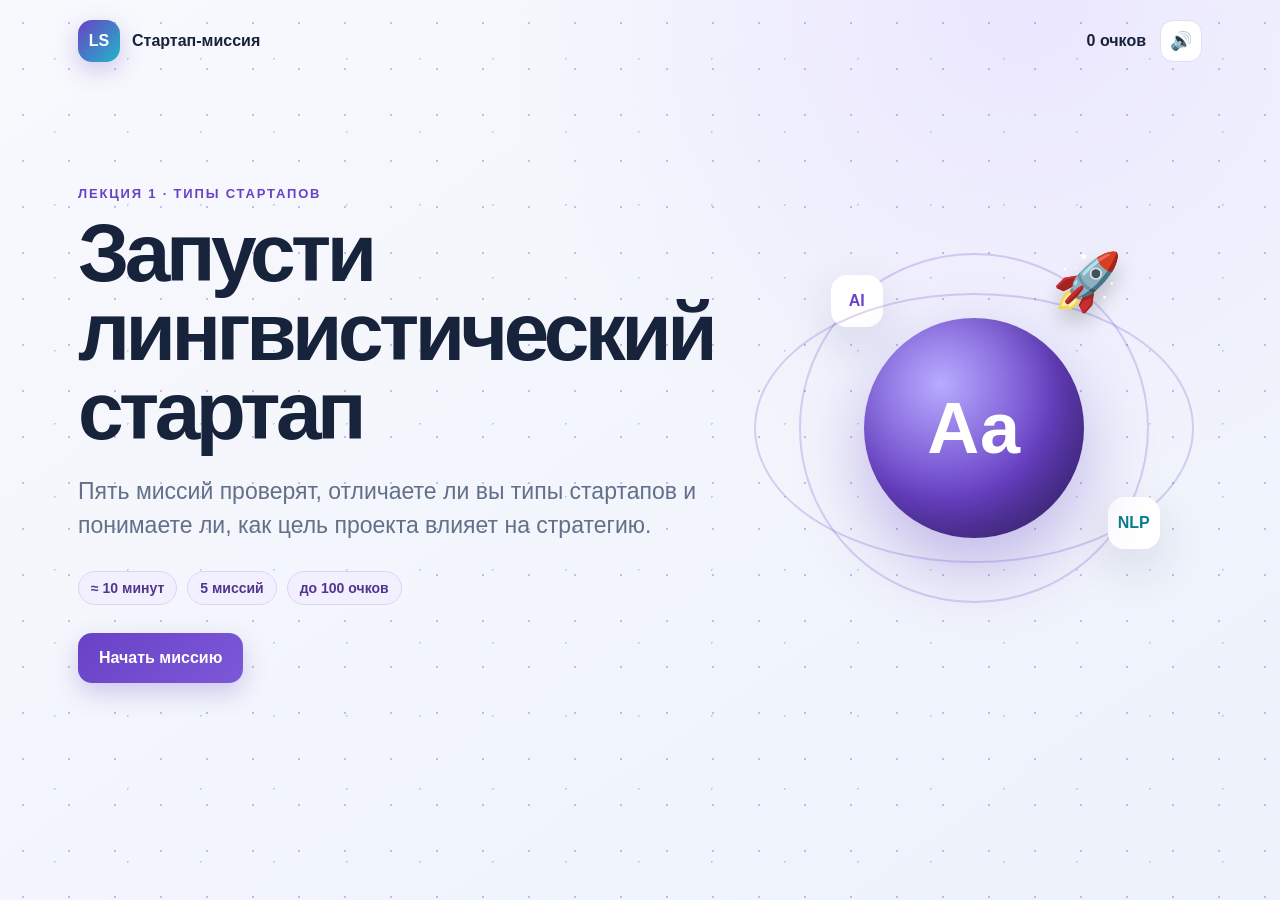
<file: index.html>
<!doctype html>
<html lang="ru">
<head>
  <meta charset="utf-8">
  <meta name="viewport" content="width=device-width,initial-scale=1">
  <meta name="description" content="Интерактивная игра по теме «Типы стартапов и их особенности»">
  <title>Стартап-миссия</title>
  <link rel="stylesheet" href="styles.css">
</head>
<body>
  <div class="stars" aria-hidden="true"></div>
  <header class="topbar">
    <a class="brand" href="#game" aria-label="Стартап-миссия, перейти к игре">
      <span class="brand-mark">LS</span><span>Стартап-миссия</span>
    </a>
    <div class="hud">
      <span id="scoreLabel">0 очков</span>
      <button id="soundBtn" class="icon-btn" type="button" aria-pressed="true" title="Выключить звук">🔊</button>
    </div>
  </header>

  <main id="game" class="shell">
    <section id="startScreen" class="screen active hero" aria-labelledby="gameTitle">
      <div class="hero-copy">
        <p class="eyebrow">Лекция 1 · Типы стартапов</p>
        <h1 id="gameTitle">Запусти лингвистический стартап</h1>
        <p class="lead">Пять миссий проверят, отличаете ли вы типы стартапов и понимаете ли, как цель проекта влияет на стратегию.</p>
        <div class="mission-facts">
          <span>≈ 10 минут</span><span>5 миссий</span><span>до 100 очков</span>
        </div>
        <button id="startBtn" class="primary" type="button">Начать миссию</button>
      </div>
      <div class="launch-visual" aria-label="Анимированная ракета лингвистического стартапа">
        <div class="orbit orbit-one"><span>AI</span></div>
        <div class="orbit orbit-two"><span>NLP</span></div>
        <div class="planet"><span>Аа</span></div>
        <div class="rocket">🚀</div>
      </div>
    </section>

    <section id="playScreen" class="screen" aria-live="polite">
      <div class="progress-wrap">
        <div class="progress-meta"><span id="missionLabel">Миссия 1 из 5</span><span id="progressPercent">20%</span></div>
        <div class="progress"><span id="progressBar"></span></div>
      </div>
      <div id="stage"></div>
    </section>

    <section id="resultScreen" class="screen result" aria-labelledby="resultTitle">
      <div class="result-badge" id="resultBadge">🚀</div>
      <p class="eyebrow">Миссия завершена</p>
      <h2 id="resultTitle">Стартап вышел на орбиту</h2>
      <p id="resultText" class="lead"></p>
      <div class="score-ring"><strong id="finalScore">0</strong><span>из 100</span></div>
      <div id="resultBreakdown" class="result-breakdown"></div>
      <div class="result-actions">
        <button id="restartBtn" class="primary" type="button">Пройти ещё раз</button>
        <button id="copyBtn" class="secondary" type="button">Скопировать результат</button>
      </div>
    </section>
  </main>

  <div id="toast" class="toast" role="status"></div>
  <script src="app.js"></script>
</body>
</html>
</file>
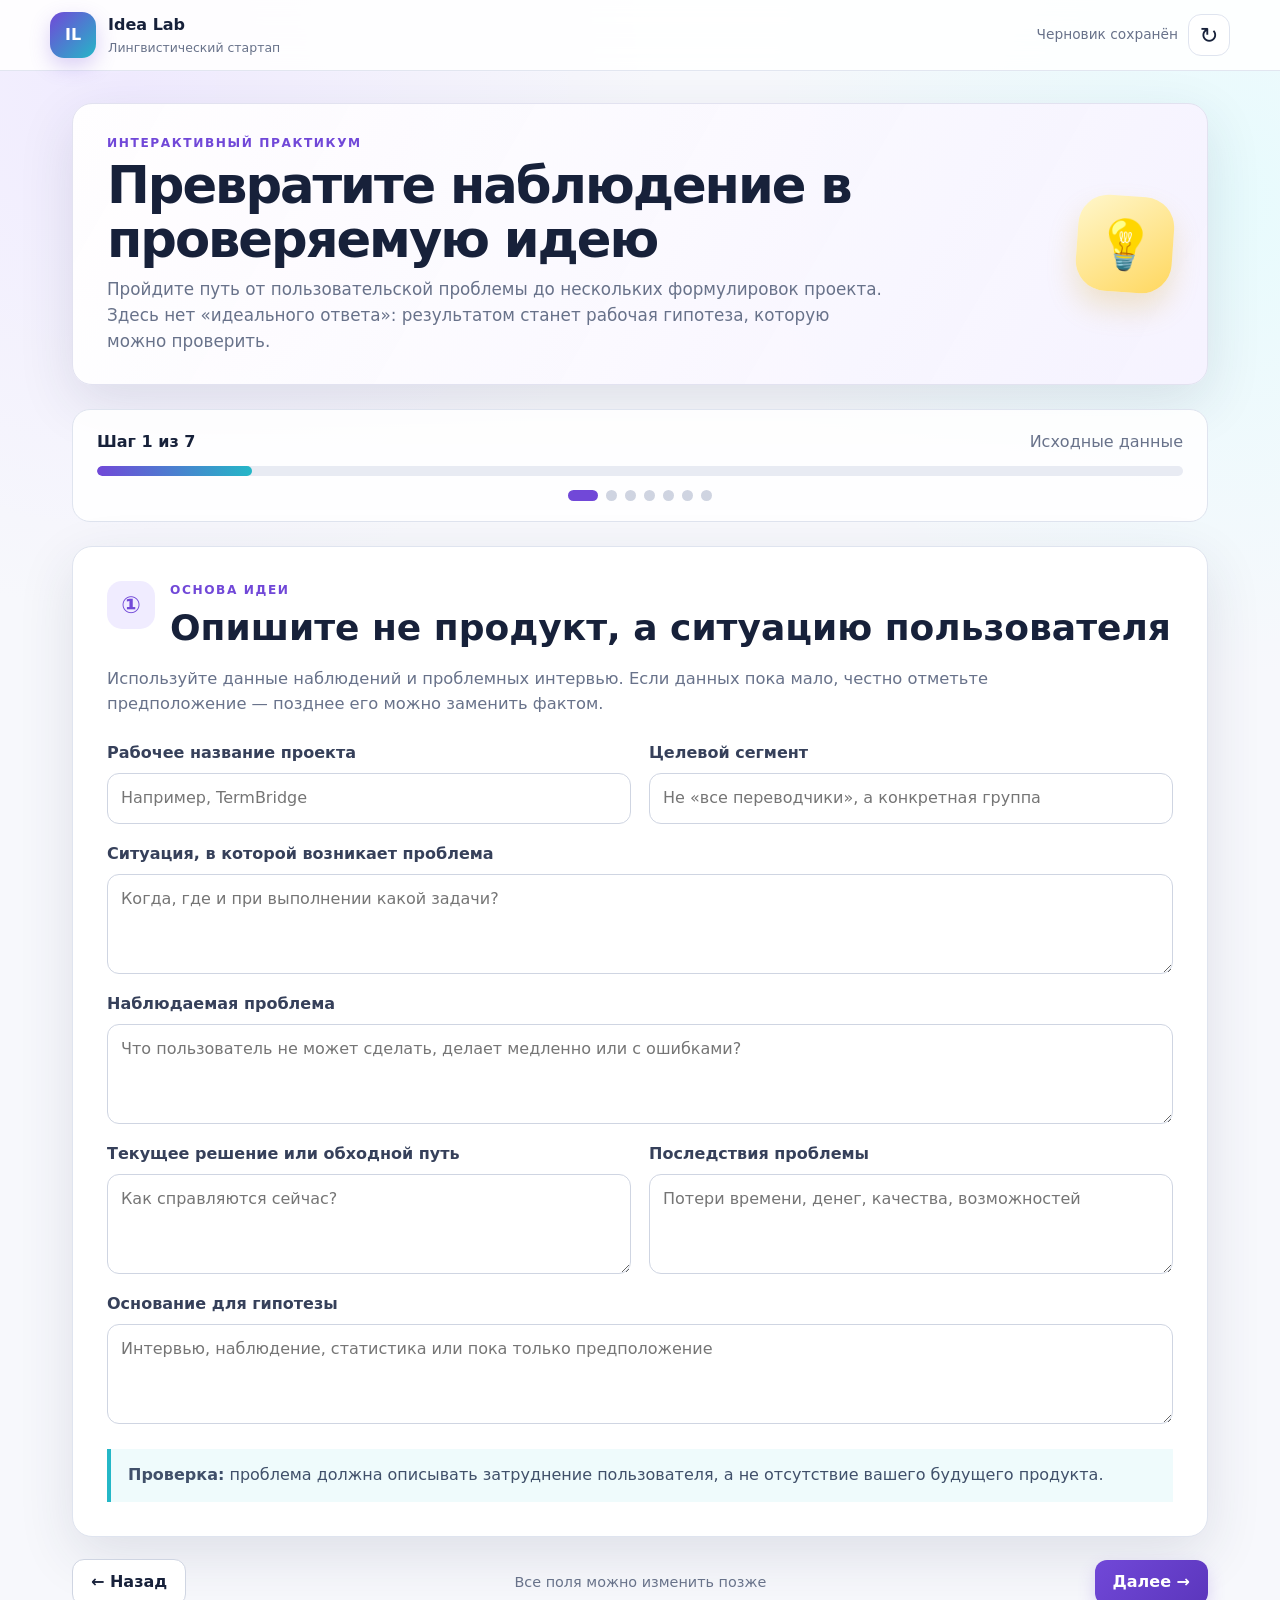
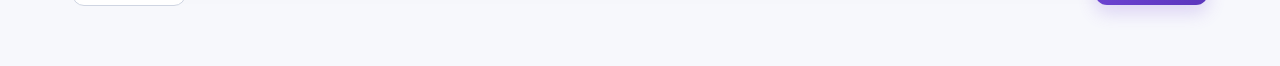
<file: idea-lab/index.html>
<!doctype html>
<html lang="ru">
<head>
  <meta charset="utf-8">
  <meta name="viewport" content="width=device-width, initial-scale=1">
  <meta name="description" content="Интерактивная лаборатория формулирования идеи лингвистического стартапа">
  <title>Idea Lab — формулируем идею стартапа</title>
  <link rel="stylesheet" href="styles.css">
</head>
<body>
  <header class="topbar">
    <a class="brand" href="#top" aria-label="Idea Lab — в начало">
      <span class="brand-mark">IL</span>
      <span><strong>Idea Lab</strong><small>Лингвистический стартап</small></span>
    </a>
    <div class="top-actions">
      <span class="save-state" id="saveState" aria-live="polite">Черновик сохраняется</span>
      <button class="icon-button" id="resetButton" type="button" title="Начать заново">↻</button>
    </div>
  </header>

  <main id="top" class="shell">
    <section class="hero">
      <div>
        <p class="eyebrow">Интерактивный практикум</p>
        <h1>Превратите наблюдение в проверяемую идею</h1>
        <p>Пройдите путь от пользовательской проблемы до нескольких формулировок проекта. Здесь нет «идеального ответа»: результатом станет рабочая гипотеза, которую можно проверить.</p>
      </div>
      <div class="hero-badge" aria-hidden="true">💡</div>
    </section>

    <section class="progress-panel" aria-label="Прогресс">
      <div class="progress-copy"><strong id="stepLabel">Шаг 1 из 7</strong><span id="stepTitle">Исходные данные</span></div>
      <div class="progress-track"><span id="progressBar"></span></div>
      <nav class="step-dots" id="stepDots" aria-label="Переход по шагам"></nav>
    </section>

    <section class="workspace" id="workspace">
      <article class="step active" data-step="0">
        <div class="step-heading"><span class="step-icon">①</span><div><p class="eyebrow">Основа идеи</p><h2>Опишите не продукт, а ситуацию пользователя</h2></div></div>
        <p class="lead">Используйте данные наблюдений и проблемных интервью. Если данных пока мало, честно отметьте предположение — позднее его можно заменить фактом.</p>
        <div class="form-grid two">
          <label>Рабочее название проекта<input data-field="project" type="text" placeholder="Например, TermBridge"></label>
          <label>Целевой сегмент<input data-field="audience" type="text" placeholder="Не «все переводчики», а конкретная группа"></label>
          <label class="wide">Ситуация, в которой возникает проблема<textarea data-field="situation" rows="3" placeholder="Когда, где и при выполнении какой задачи?"></textarea></label>
          <label class="wide">Наблюдаемая проблема<textarea data-field="problem" rows="3" placeholder="Что пользователь не может сделать, делает медленно или с ошибками?"></textarea></label>
          <label>Текущее решение или обходной путь<textarea data-field="alternative" rows="3" placeholder="Как справляются сейчас?"></textarea></label>
          <label>Последствия проблемы<textarea data-field="consequence" rows="3" placeholder="Потери времени, денег, качества, возможностей"></textarea></label>
          <label class="wide">Основание для гипотезы<textarea data-field="evidence" rows="3" placeholder="Интервью, наблюдение, статистика или пока только предположение"></textarea></label>
        </div>
        <aside class="hint"><strong>Проверка:</strong> проблема должна описывать затруднение пользователя, а не отсутствие вашего будущего продукта.</aside>
      </article>

      <article class="step" data-step="1">
        <div class="step-heading"><span class="step-icon">②</span><div><p class="eyebrow">Design Thinking</p><h2>Сформулируйте пользовательский инсайт</h2></div></div>
        <p class="lead">Переходите от общего описания к точке зрения пользователя — <em>Point of View</em>. Инсайт объясняет не только что трудно, но и почему это важно.</p>
        <div class="form-grid two">
          <label>Пользователь<input data-field="dtUser" type="text" placeholder="Кто именно сталкивается с ситуацией?"></label>
          <label>Потребность<input data-field="dtNeed" type="text" placeholder="Что человеку необходимо сделать?"></label>
          <label class="wide">Инсайт<textarea data-field="dtInsight" rows="3" placeholder="Почему существующий способ не подходит? Что скрыто за проблемой?"></textarea></label>
        </div>
        <div class="live-card"><span>Формулировка POV</span><p id="povPreview">[Пользователь] нуждается в [потребности], потому что [инсайт].</p></div>
        <label class="standalone">Вопрос «Как мы можем…?»<textarea data-field="hmw" rows="3" placeholder="Как мы можем помочь [пользователю] [достичь результата], не создавая [ограничение]?"></textarea></label>
        <aside class="hint"><strong>Хороший вопрос</strong> не содержит готового решения и допускает несколько принципиально разных ответов.</aside>
      </article>

      <article class="step" data-step="2">
        <div class="step-heading"><span class="step-icon">③</span><div><p class="eyebrow">SCAMPER</p><h2>Получите семь направлений для решения</h2></div></div>
        <p class="lead">Возьмите существующий процесс, инструмент или первый вариант решения. Не оценивайте идеи сразу — сначала расширьте пространство возможностей.</p>
        <label class="standalone">Что преобразуем?<input data-field="scamperBase" type="text" placeholder="Например, ручное составление отраслевого глоссария"></label>
        <div class="scamper-grid" id="scamperGrid">
          <label><b>S</b><span>Substitute · Заменить</span><small>Что можно заменить: человека, источник, канал, этап, технологию?</small><textarea data-field="scS" rows="3"></textarea></label>
          <label><b>C</b><span>Combine · Объединить</span><small>Какие функции, данные или сервисы можно соединить?</small><textarea data-field="scC" rows="3"></textarea></label>
          <label><b>A</b><span>Adapt · Адаптировать</span><small>Какой подход из другой сферы можно перенести сюда?</small><textarea data-field="scA" rows="3"></textarea></label>
          <label><b>M</b><span>Modify · Изменить</span><small>Что увеличить, уменьшить, ускорить, персонализировать?</small><textarea data-field="scM" rows="3"></textarea></label>
          <label><b>P</b><span>Put to another use · Применить иначе</span><small>Для какой новой аудитории или задачи пригодится решение?</small><textarea data-field="scP" rows="3"></textarea></label>
          <label><b>E</b><span>Eliminate · Устранить</span><small>Какой этап, функция или сложность не обязательны?</small><textarea data-field="scE" rows="3"></textarea></label>
          <label><b>R</b><span>Reverse · Перестроить</span><small>Что произойдёт, если изменить порядок, роли или логику?</small><textarea data-field="scR" rows="3"></textarea></label>
        </div>
        <label class="standalone">Три наиболее перспективных варианта<textarea data-field="shortlist" rows="4" placeholder="Перечислите варианты и кратко объясните выбор"></textarea></label>
      </article>

      <article class="step" data-step="3">
        <div class="step-heading"><span class="step-icon">④</span><div><p class="eyebrow">Выбор направления</p><h2>Сравните варианты до привязанности к любимой идее</h2></div></div>
        <p class="lead">Оценка не доказывает успех, но помогает выбрать следующую гипотезу для проверки. Поставьте от 1 до 5 по каждому критерию.</p>
        <div id="ideaCards" class="idea-cards"></div>
        <button class="secondary-button" id="addIdea" type="button">＋ Добавить вариант</button>
        <label class="standalone">Выбранное направление<textarea data-field="selectedIdea" rows="3" placeholder="Какой вариант вы проверите первым и почему?"></textarea></label>
      </article>

      <article class="step" data-step="4">
        <div class="step-heading"><span class="step-icon">⑤</span><div><p class="eyebrow">Ценностное предложение</p><h2>Соберите идею в одну ясную фразу</h2></div></div>
        <div class="form-grid two">
          <label>Решение<input data-field="solution" type="text" placeholder="Что вы создаёте?"></label>
          <label>Ценность<input data-field="value" type="text" placeholder="Какой измеримый или наблюдаемый результат получает пользователь?"></label>
          <label class="wide">Ключевое отличие<textarea data-field="difference" rows="3" placeholder="Почему этот способ лучше текущих альтернатив именно для выбранного сегмента?"></textarea></label>
        </div>
        <div class="live-card accent"><span>Формула идеи</span><p id="oneLinePreview">Для [аудитории], которая сталкивается с [проблемой], мы создаём [решение], позволяющее получить [ценность]. В отличие от [альтернатив], наше решение [ключевое отличие].</p></div>
        <label class="standalone">Версия без терминов и профессионального жаргона<textarea data-field="plainVersion" rows="3" placeholder="Объясните идею человеку вне вашей специальности"></textarea></label>
      </article>

      <article class="step" data-step="5">
        <div class="step-heading"><span class="step-icon">⑥</span><div><p class="eyebrow">SMART</p><h2>Поставьте цель первого эксперимента</h2></div></div>
        <p class="lead">SMART применяется не для обещания «создать лучший продукт», а для ближайшей проверки ключевого допущения.</p>
        <div class="smart-grid">
          <label><b>S</b><span>Specific · Что сделаем?</span><textarea data-field="smartS" rows="3" placeholder="Конкретное действие"></textarea></label>
          <label><b>M</b><span>Measurable · Что измерим?</span><textarea data-field="smartM" rows="3" placeholder="Показатель и критерий решения"></textarea></label>
          <label><b>A</b><span>Achievable · Какой объём реалистичен?</span><textarea data-field="smartA" rows="3" placeholder="Респонденты, данные, функции прототипа"></textarea></label>
          <label><b>R</b><span>Relevant · Какую гипотезу проверим?</span><textarea data-field="smartR" rows="3" placeholder="Почему результат важен для проекта"></textarea></label>
          <label><b>T</b><span>Time-bound · К какому сроку?</span><input data-field="smartT" type="date"></label>
        </div>
        <div class="live-card"><span>SMART-цель</span><p id="smartPreview">К [сроку] мы [действие] в объёме [реалистичный масштаб], измерим [показатель], чтобы проверить [гипотезу].</p></div>
        <label class="standalone">Какое решение примет команда после результата?<textarea data-field="decisionRule" rows="3" placeholder="Если…, то продолжаем / изменяем / отказываемся…"></textarea></label>
      </article>

      <article class="step" data-step="6">
        <div class="step-heading"><span class="step-icon">⑦</span><div><p class="eyebrow">Пакет формулировок</p><h2>Сравните и сохраните результат</h2></div></div>
        <p class="lead">Одна идея звучит по-разному в зависимости от задачи. Проверьте, не противоречат ли формулировки друг другу.</p>
        <div class="results" id="results"></div>
        <div class="final-check">
          <h3>Финальная самопроверка</h3>
          <label><input type="checkbox" data-check="user"> Указан конкретный пользователь, а не «все».</label>
          <label><input type="checkbox" data-check="problem"> Проблема описана как наблюдаемая ситуация.</label>
          <label><input type="checkbox" data-check="alternatives"> Учтены существующие альтернативы.</label>
          <label><input type="checkbox" data-check="hypothesis"> Формулировка признаётся гипотезой, а не доказанным фактом.</label>
          <label><input type="checkbox" data-check="experiment"> Есть ближайший измеримый эксперимент и правило решения.</label>
        </div>
        <div class="export-actions">
          <button class="primary-button" id="downloadMd" type="button">Скачать результат .md</button>
          <button class="secondary-button" id="copyResult" type="button">Копировать</button>
          <button class="secondary-button" id="printResult" type="button">Печать / PDF</button>
        </div>
      </article>
    </section>

    <footer class="navigation">
      <button class="secondary-button" id="prevButton" type="button">← Назад</button>
      <span id="navHint">Все поля можно изменить позже</span>
      <button class="primary-button" id="nextButton" type="button">Далее →</button>
    </footer>
  </main>

  <dialog id="resetDialog">
    <h2>Начать заново?</h2>
    <p>Сохранённый в этом браузере черновик будет удалён.</p>
    <div><button class="secondary-button" id="cancelReset" type="button">Отмена</button><button class="danger-button" id="confirmReset" type="button">Удалить черновик</button></div>
  </dialog>

  <div class="toast" id="toast" role="status" aria-live="polite"></div>
  <script src="app.js"></script>
</body>
</html>
</file>
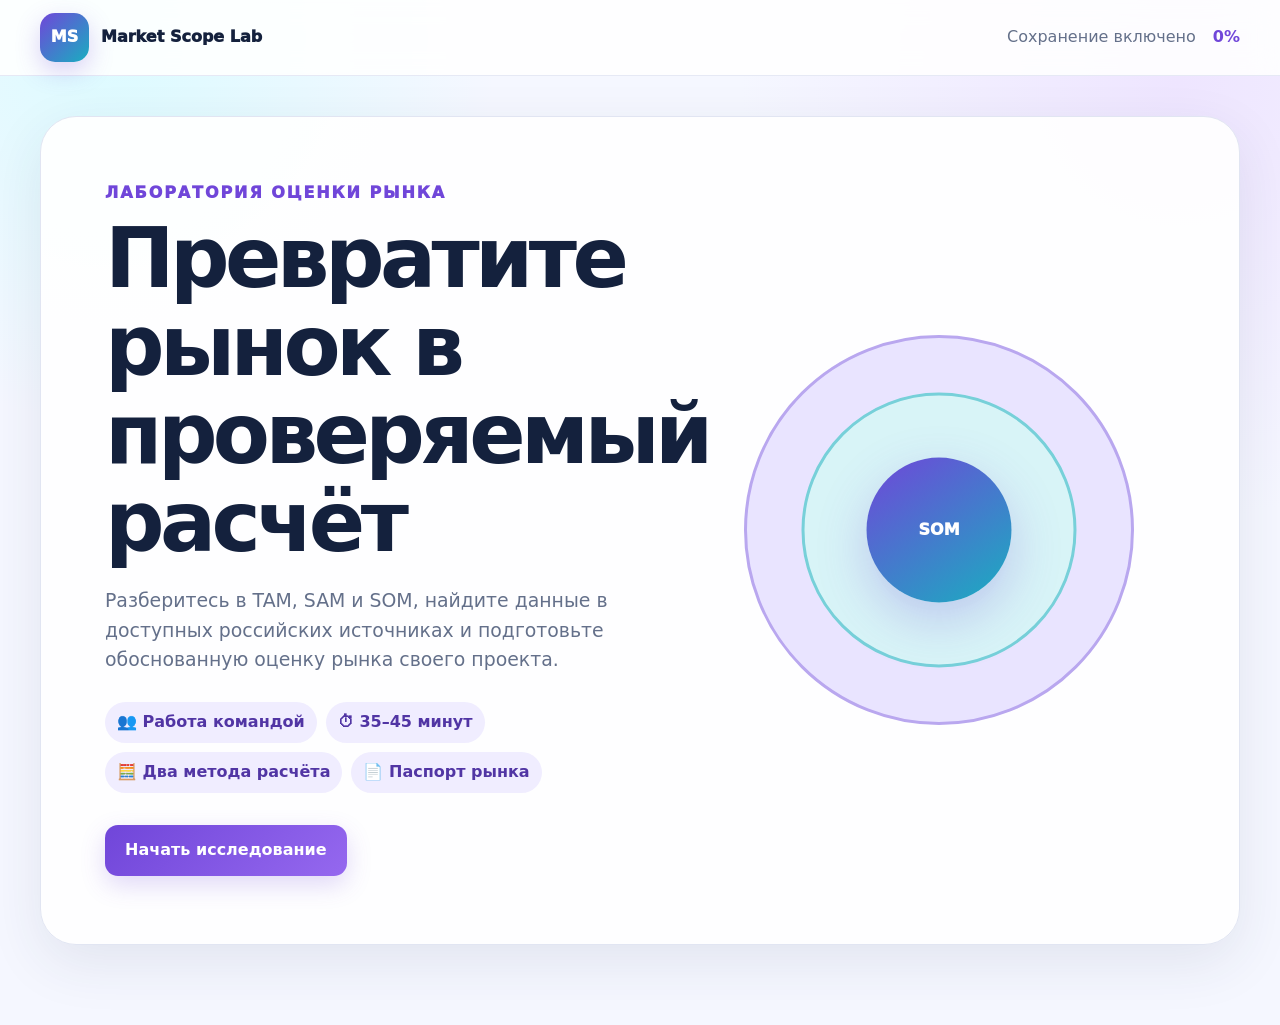
<file: market-scope-lab/index.html>
<!doctype html>
<html lang="ru">
<head>
  <meta charset="utf-8">
  <meta name="viewport" content="width=device-width,initial-scale=1">
  <meta name="description" content="Интерактивная лаборатория расчёта TAM, SAM и SOM для стартапа">
  <title>Market Scope Lab — оценка рынка</title>
  <link rel="stylesheet" href="styles.css">
  <link rel="stylesheet" href="print.css" media="print">
</head>
<body>
  <header class="topbar">
    <a class="brand" href="#app"><span class="logo">MS</span><span>Market Scope Lab</span></a>
    <div class="status"><span id="saveStatus">Сохранение включено</span><strong id="progressText">0%</strong></div>
  </header>

  <main id="app" class="shell">
    <section id="welcome" class="screen hero active">
      <div>
        <p class="eyebrow">Лаборатория оценки рынка</p>
        <h1>Превратите рынок в проверяемый расчёт</h1>
        <p class="lead">Разберитесь в TAM, SAM и SOM, найдите данные в доступных российских источниках и подготовьте обоснованную оценку рынка своего проекта.</p>
        <div class="facts"><span>👥 Работа командой</span><span>⏱ 35–45 минут</span><span>🧮 Два метода расчёта</span><span>📄 Паспорт рынка</span></div>
        <button id="startBtn" class="primary big-button">Начать исследование</button>
        <button id="resumeBtn" class="secondary big-button hidden">Продолжить сохранённую работу</button>
      </div>
      <div class="hero-art" aria-hidden="true">
        <div class="ring tam"><span>TAM</span></div>
        <div class="ring sam"><span>SAM</span></div>
        <div class="ring som"><span>SOM</span></div>
      </div>
    </section>

    <section id="workspace" class="screen">
      <div class="progress"><span id="progressBar"></span></div>
      <nav id="steps" class="steps" aria-label="Этапы лаборатории"></nav>
      <div id="stage" aria-live="polite"></div>
    </section>
  </main>

  <div id="feedback" class="modal" role="dialog" aria-modal="true" aria-labelledby="feedbackTitle">
    <div class="modal-card">
      <div id="feedbackIcon" class="modal-icon">✓</div>
      <h2 id="feedbackTitle">Ответ</h2>
      <p id="feedbackText"></p>
      <button id="feedbackClose" class="primary">Понятно</button>
    </div>
  </div>
  <div id="toast" class="toast" role="status" aria-live="polite"></div>
  <script src="app.js"></script>
</body>
</html>
</file>
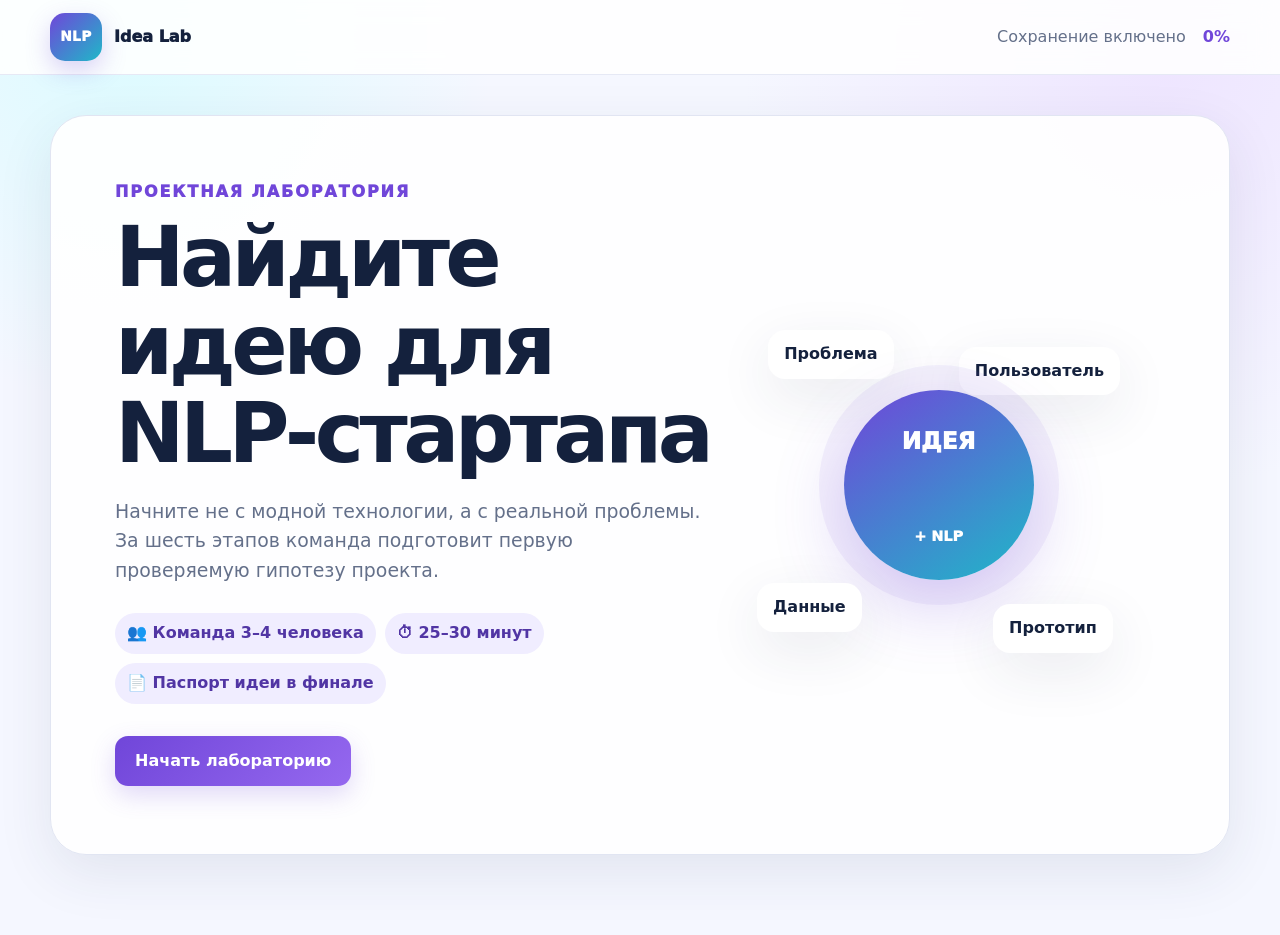
<file: nlp-idea-lab/index.html>
<!doctype html>
<html lang="ru">
<head>
  <meta charset="utf-8">
  <meta name="viewport" content="width=device-width,initial-scale=1">
  <meta name="description" content="Интерактивный конструктор идеи лингвистического стартапа">
  <title>NLP Idea Lab — конструктор идеи стартапа</title>
  <link rel="stylesheet" href="styles.css">
  <link rel="stylesheet" href="print.css" media="print">
</head>
<body>
  <header class="topbar">
    <a class="brand" href="#app" aria-label="NLP Idea Lab">
      <span class="logo">NLP</span><span>Idea Lab</span>
    </a>
    <div class="status">
      <span id="saveStatus">Сохранение включено</span>
      <strong id="progressText">0%</strong>
    </div>
  </header>

  <main id="app" class="shell">
    <section id="welcome" class="screen hero active">
      <div>
        <p class="eyebrow">Проектная лаборатория</p>
        <h1>Найдите идею для NLP‑стартапа</h1>
        <p class="lead">Начните не с модной технологии, а с реальной проблемы. За шесть этапов команда подготовит первую проверяемую гипотезу проекта.</p>
        <div class="facts">
          <span>👥 Команда 3–4 человека</span>
          <span>⏱ 25–30 минут</span>
          <span>📄 Паспорт идеи в финале</span>
        </div>
        <button id="startBtn" class="primary big-button">Начать лабораторию</button>
        <button id="resumeBtn" class="secondary big-button hidden">Продолжить сохранённую работу</button>
      </div>
      <div class="hero-art" aria-hidden="true">
        <div class="spark s1">Проблема</div>
        <div class="spark s2">Пользователь</div>
        <div class="idea-core">ИДЕЯ<span>+ NLP</span></div>
        <div class="spark s3">Данные</div>
        <div class="spark s4">Прототип</div>
      </div>
    </section>

    <section id="workspace" class="screen">
      <div class="progress" aria-label="Прогресс"><span id="progressBar"></span></div>
      <nav id="steps" class="steps" aria-label="Этапы лаборатории"></nav>
      <div id="stage" aria-live="polite"></div>
    </section>
  </main>

  <div id="toast" class="toast" role="status" aria-live="polite"></div>
  <script src="app.js"></script>
</body>
</html>
</file>
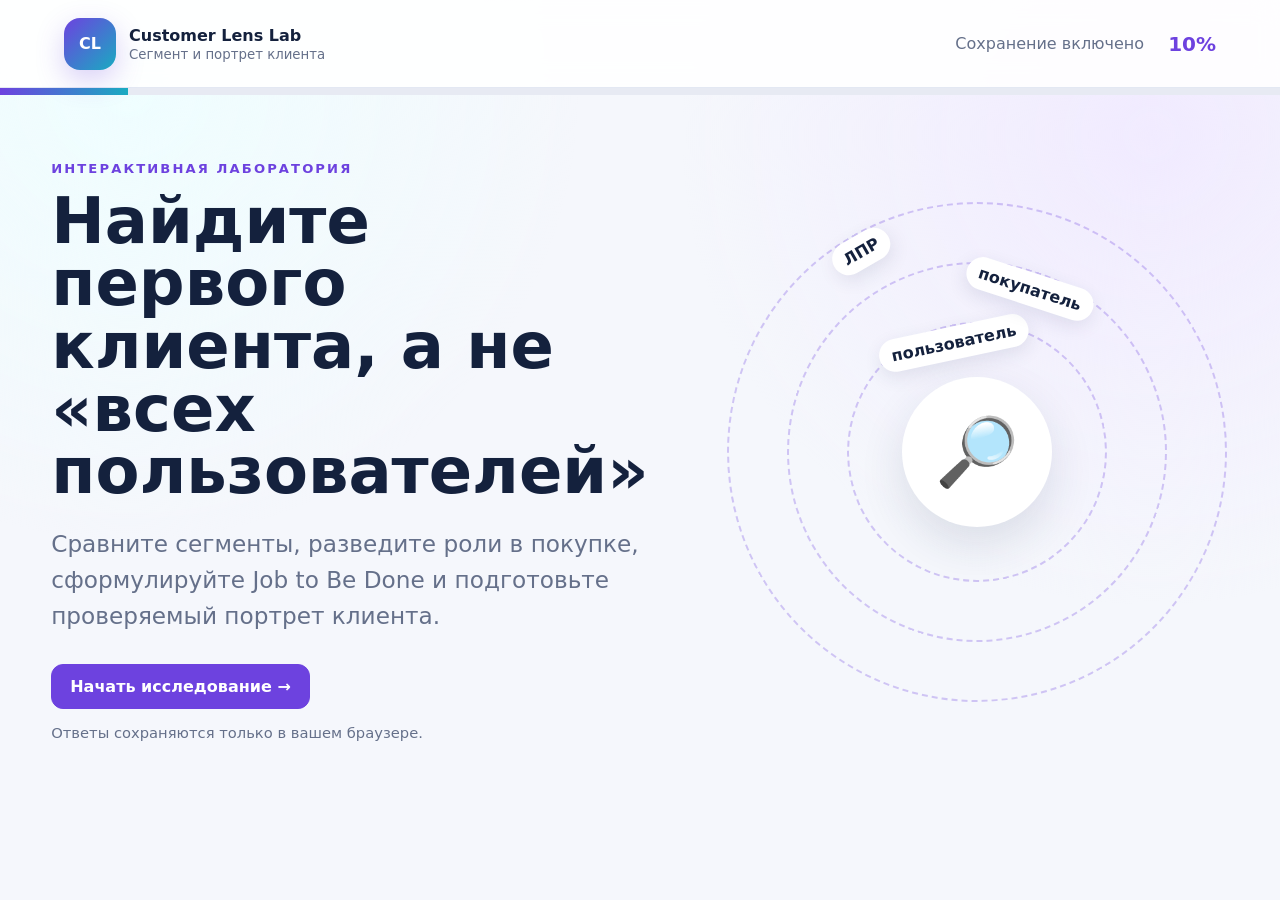
<file: segment-lab/index.html>
<!doctype html>
<html lang="ru">
<head>
  <meta charset="utf-8">
  <meta name="viewport" content="width=device-width,initial-scale=1">
  <meta name="description" content="Интерактивная лаборатория выбора первого сегмента рынка и составления портрета клиента">
  <title>Customer Lens Lab</title>
  <link rel="stylesheet" href="styles.css">
  <link rel="stylesheet" href="print.css" media="print">
</head>
<body>
  <header class="topbar">
    <a class="brand" href="#" aria-label="Customer Lens Lab">
      <span class="logo">CL</span>
      <span><strong>Customer Lens Lab</strong><small>Сегмент и портрет клиента</small></span>
    </a>
    <div class="status"><span id="saveStatus">Сохранение включено</span><strong id="progressText">10%</strong></div>
  </header>
  <div class="progress"><div id="progressBar"></div></div>

  <main>
    <section id="welcome" class="welcome active">
      <div class="hero-copy">
        <p class="eyebrow">Интерактивная лаборатория</p>
        <h1>Найдите первого клиента, а не «всех пользователей»</h1>
        <p class="lead">Сравните сегменты, разведите роли в покупке, сформулируйте Job to Be Done и подготовьте проверяемый портрет клиента.</p>
        <div class="hero-actions">
          <button id="startBtn" class="primary">Начать исследование →</button>
          <button id="resumeBtn" class="secondary hidden">Продолжить</button>
        </div>
        <p class="privacy">Ответы сохраняются только в вашем браузере.</p>
      </div>
      <div class="lens-visual" aria-hidden="true">
        <div class="orbit orbit-a"><span>пользователь</span></div>
        <div class="orbit orbit-b"><span>покупатель</span></div>
        <div class="orbit orbit-c"><span>ЛПР</span></div>
        <div class="lens">🔎</div>
      </div>
    </section>

    <section id="workspace" class="workspace">
      <nav id="steps" class="steps" aria-label="Этапы лаборатории"></nav>
      <div id="stage"></div>
    </section>
  </main>

  <div id="feedback" class="modal" role="dialog" aria-modal="true" aria-labelledby="feedbackTitle">
    <div class="modal-card">
      <div id="feedbackIcon" class="modal-icon">✓</div>
      <h2 id="feedbackTitle"></h2>
      <p id="feedbackText"></p>
      <button id="feedbackClose" class="primary">Понятно</button>
    </div>
  </div>
  <div id="toast" class="toast" role="status"></div>
  <script src="app.js"></script>
</body>
</html>
</file>
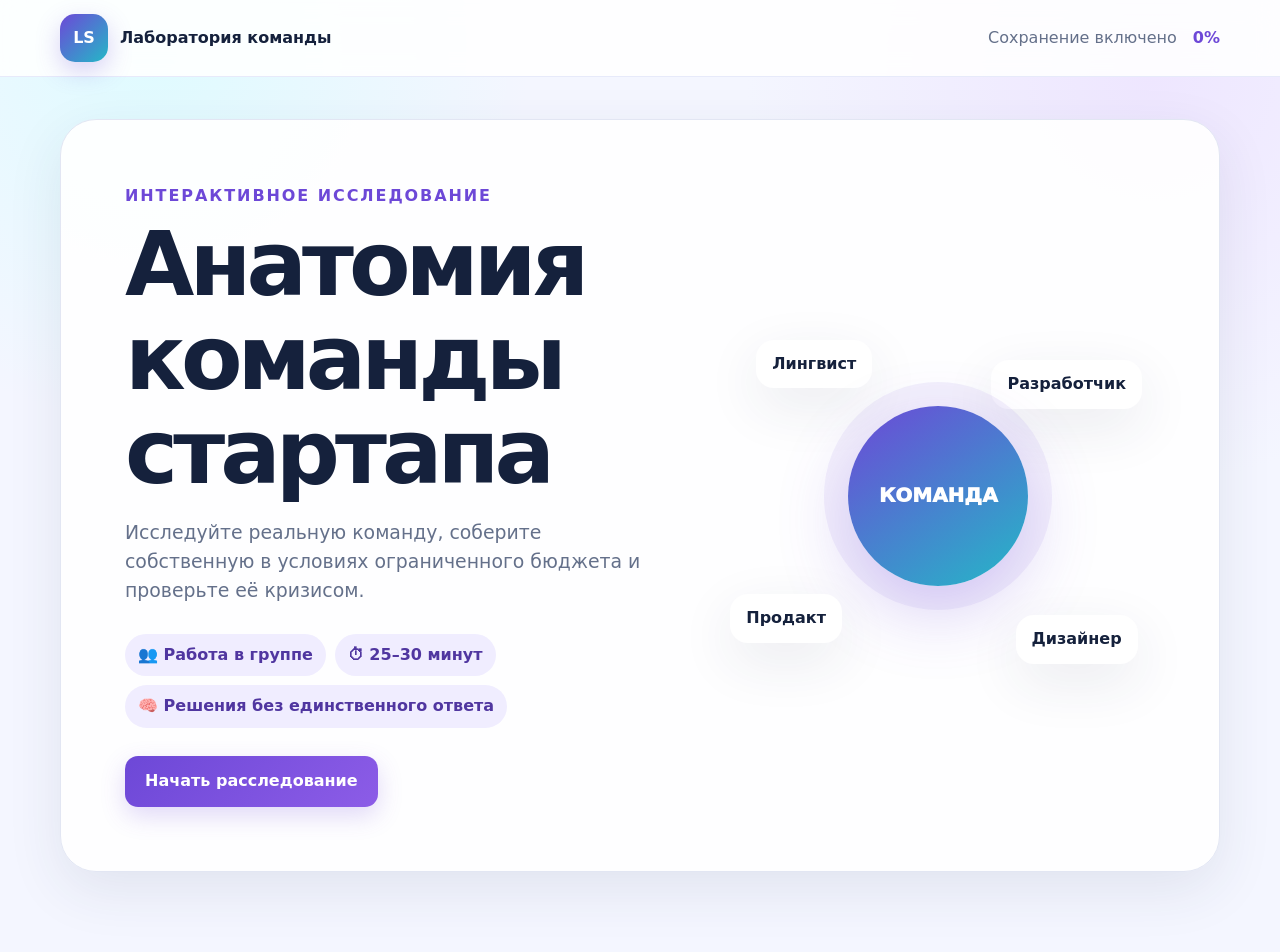
<file: team-lab/index.html>
<!doctype html>
<html lang="ru">
<head>
  <meta charset="utf-8">
  <meta name="viewport" content="width=device-width,initial-scale=1">
  <meta name="description" content="Интерактивное исследование команд лингвистических стартапов">
  <title>Анатомия команды стартапа</title>
  <link rel="stylesheet" href="styles.css">
  <link rel="stylesheet" href="print.css" media="print">
</head>
<body>
  <header class="topbar">
    <a class="brand" href="#app"><span class="logo">LS</span><span>Лаборатория команды</span></a>
    <div class="status"><span id="saved">Сохранение включено</span><strong id="progressText">0%</strong></div>
  </header>

  <main id="app" class="shell">
    <section id="welcome" class="screen active hero">
      <div>
        <p class="eyebrow">Интерактивное исследование</p>
        <h1>Анатомия команды стартапа</h1>
        <p class="lead">Исследуйте реальную команду, соберите собственную в условиях ограниченного бюджета и проверьте её кризисом.</p>
        <div class="facts"><span>👥 Работа в группе</span><span>⏱ 25–30 минут</span><span>🧠 Решения без единственного ответа</span></div>
        <button id="startBtn" class="primary">Начать расследование</button>
      </div>
      <div class="hero-art" aria-hidden="true"><div class="orbit">Лингвист</div><div class="orbit o2">Разработчик</div><div class="core">КОМАНДА</div><div class="orbit o3">Продакт</div><div class="orbit o4">Дизайнер</div></div>
    </section>

    <section id="workspace" class="screen">
      <div class="progress"><span id="progressBar"></span></div>
      <nav class="steps" aria-label="Этапы лаборатории">
        <button data-step="0">1. Расследование</button>
        <button data-step="1">2. Конструктор</button>
        <button data-step="2">3. Кризис</button>
        <button data-step="3">4. Паспорт</button>
      </nav>
      <div id="stage"></div>
    </section>
  </main>
  <div id="toast" class="toast" role="status"></div>
  <script src="app.js"></script>
</body>
</html>
</file>
<file: styles.css>
:root{--ink:#17223b;--muted:#63708a;--paper:#f7f8fc;--card:#fff;--purple:#6941c6;--violet:#9b8afb;--cyan:#20b7c9;--green:#12a36d;--red:#d6455d;--gold:#f2a93b;--line:#dce1ee;--shadow:0 18px 50px rgba(27,38,78,.14)}
*{box-sizing:border-box}html{scroll-behavior:smooth}body{margin:0;min-height:100vh;font-family:Inter,ui-sans-serif,-apple-system,BlinkMacSystemFont,"Segoe UI",sans-serif;color:var(--ink);background:radial-gradient(circle at 80% 0,#ebe7ff 0,transparent 38%),linear-gradient(145deg,#f8f9fd,#edf2fb);overflow-x:hidden}.stars{position:fixed;inset:0;pointer-events:none;opacity:.38;background-image:radial-gradient(#745bd3 1px,transparent 1px),radial-gradient(#20b7c9 1px,transparent 1px);background-size:46px 46px,73px 73px;background-position:0 0,18px 22px}.topbar{position:relative;z-index:3;display:flex;justify-content:space-between;align-items:center;max-width:1180px;margin:auto;padding:20px 28px}.brand{display:flex;gap:12px;align-items:center;color:var(--ink);font-weight:800;text-decoration:none}.brand-mark{display:grid;place-items:center;width:42px;height:42px;border-radius:14px;color:#fff;background:linear-gradient(135deg,var(--purple),var(--cyan));box-shadow:0 8px 24px rgba(105,65,198,.28)}.hud{display:flex;align-items:center;gap:14px;font-weight:750}.icon-btn{width:42px;height:42px;border:1px solid var(--line);border-radius:13px;background:#fff;cursor:pointer;font-size:18px}.shell{position:relative;z-index:1;max-width:1180px;margin:auto;padding:22px 28px 70px}.screen{display:none}.screen.active{display:block;animation:rise .45s ease both}.hero{min-height:72vh;grid-template-columns:1.05fr .95fr;align-items:center;gap:54px}.hero.active{display:grid}.eyebrow{text-transform:uppercase;letter-spacing:.14em;font-weight:850;font-size:13px;color:var(--purple)}h1{max-width:720px;margin:10px 0 20px;font-size:clamp(44px,7vw,82px);line-height:.96;letter-spacing:-.055em}h2{margin:0 0 12px;font-size:clamp(30px,4vw,48px);line-height:1.05;letter-spacing:-.035em}h3{font-size:22px;margin:0 0 10px}.lead{max-width:720px;font-size:clamp(18px,2vw,23px);line-height:1.5;color:var(--muted)}.mission-facts{display:flex;flex-wrap:wrap;gap:10px;margin:28px 0}.mission-facts span,.tag{padding:8px 12px;border:1px solid #d9d3f7;border-radius:999px;background:#f2efff;color:#4f378e;font-size:14px;font-weight:750}.primary,.secondary{min-height:50px;padding:0 21px;border-radius:14px;border:0;font:inherit;font-weight:800;cursor:pointer;transition:.2s transform,.2s box-shadow}.primary{color:#fff;background:linear-gradient(135deg,var(--purple),#7c59d9);box-shadow:0 10px 24px rgba(105,65,198,.25)}.secondary{color:var(--ink);background:#fff;border:1px solid var(--line)}.primary:hover,.secondary:hover{transform:translateY(-2px)}.primary:focus-visible,.secondary:focus-visible,.choice:focus-visible,.drag-card:focus-visible,.drop-zone:focus-visible{outline:4px solid rgba(32,183,201,.28);outline-offset:2px}.launch-visual{position:relative;min-height:470px;display:grid;place-items:center}.planet{position:relative;z-index:2;display:grid;place-items:center;width:220px;height:220px;border-radius:50%;font-size:72px;font-weight:850;color:#fff;background:radial-gradient(circle at 35% 30%,#b7abff,var(--purple) 55%,#382370);box-shadow:inset -22px -22px 45px rgba(0,0,0,.18),0 30px 70px rgba(105,65,198,.35)}.orbit{position:absolute;border:2px solid rgba(105,65,198,.22);border-radius:50%;animation:spin 12s linear infinite}.orbit span{position:absolute;display:grid;place-items:center;width:52px;height:52px;border-radius:16px;background:#fff;box-shadow:var(--shadow);font-weight:900;color:var(--purple)}.orbit-one{width:350px;height:350px}.orbit-one span{top:20px;left:30px}.orbit-two{width:440px;height:270px;animation-direction:reverse;animation-duration:9s}.orbit-two span{right:32px;bottom:12px;color:#087f8d}.rocket{position:absolute;z-index:3;right:14%;top:12%;font-size:56px;filter:drop-shadow(0 12px 10px rgba(0,0,0,.2));animation:float 2.4s ease-in-out infinite}.progress-wrap{margin:14px 0 28px}.progress-meta{display:flex;justify-content:space-between;font-weight:800;margin-bottom:8px}.progress{height:11px;border-radius:999px;background:#e0e3ef;overflow:hidden}.progress span{display:block;height:100%;width:20%;border-radius:999px;background:linear-gradient(90deg,var(--purple),var(--cyan));transition:width .35s ease}.stage-card{background:rgba(255,255,255,.94);border:1px solid rgba(220,225,238,.85);border-radius:26px;box-shadow:var(--shadow);padding:clamp(24px,4vw,46px)}.stage-head{display:flex;justify-content:space-between;align-items:flex-start;gap:24px;margin-bottom:28px}.stage-head p{max-width:760px;margin:7px 0 0;color:var(--muted);font-size:18px;line-height:1.55}.stage-icon{font-size:46px}.choice-grid{display:grid;grid-template-columns:repeat(2,minmax(0,1fr));gap:13px}.choice{position:relative;display:flex;align-items:center;gap:14px;min-height:74px;padding:16px 18px;border:2px solid var(--line);border-radius:17px;background:#fff;color:var(--ink);text-align:left;font:inherit;font-weight:700;cursor:pointer;transition:.18s}.choice:hover{border-color:#a899ec;transform:translateY(-1px)}.choice.selected{border-color:var(--purple);background:#f2efff}.choice.correct{border-color:var(--green);background:#eaf9f2}.choice.wrong{border-color:var(--red);background:#fff0f2}.choice-num{display:grid;place-items:center;flex:0 0 34px;height:34px;border-radius:10px;background:#f0f2f8;color:var(--purple);font-weight:850}.feedback{margin:20px 0 0;padding:16px 18px;border-radius:16px;background:#f4f6fb;line-height:1.5}.feedback.good{background:#eaf9f2;color:#096b49}.feedback.bad{background:#fff0f2;color:#9b263b}.stage-actions{display:flex;justify-content:flex-end;gap:12px;margin-top:26px}.drag-layout{display:grid;grid-template-columns:.9fr 1.1fr;gap:24px}.drag-stack{display:grid;gap:10px;align-content:start}.drag-card{padding:14px 16px;border:2px solid #d7dced;border-radius:15px;background:#fff;box-shadow:0 7px 18px rgba(27,38,78,.08);cursor:grab;font-weight:700;line-height:1.35}.drag-card[aria-pressed="true"]{border-color:var(--purple);background:#f2efff}.drag-card.placed{opacity:.45;cursor:default}.drop-grid{display:grid;grid-template-columns:repeat(2,minmax(0,1fr));gap:10px}.drop-zone{min-height:80px;padding:12px;border:2px dashed #c8cee0;border-radius:15px;background:#f8f9fd;font:inherit;text-align:left;color:var(--muted);cursor:pointer}.drop-zone strong{display:block;color:var(--ink);margin-bottom:5px}.drop-zone.filled{border-style:solid;border-color:var(--purple);background:#f2efff}.drop-zone.correct{border-color:var(--green);background:#eaf9f2}.drop-zone.wrong{border-color:var(--red);background:#fff0f2}.audio-console{display:grid;grid-template-columns:auto 1fr;gap:18px;align-items:center;padding:22px;border:1px solid var(--line);border-radius:20px;background:linear-gradient(135deg,#f4f0ff,#eefbfc);margin-bottom:20px}.audio-orb{width:82px;height:82px;border:0;border-radius:50%;font-size:32px;color:#fff;background:linear-gradient(135deg,var(--purple),var(--cyan));cursor:pointer;box-shadow:0 12px 30px rgba(105,65,198,.25)}.audio-orb.playing{animation:pulse 1s infinite}.wave{display:flex;align-items:center;gap:5px;height:42px}.wave i{display:block;width:5px;height:18px;border-radius:9px;background:var(--purple);animation:wave 1s ease-in-out infinite}.wave i:nth-child(2){animation-delay:.12s}.wave i:nth-child(3){animation-delay:.24s}.wave i:nth-child(4){animation-delay:.36s}.wave i:nth-child(5){animation-delay:.48s}.scenario{padding:20px;border-left:5px solid var(--cyan);border-radius:16px;background:#f0fbfc;font-size:19px;line-height:1.55;margin-bottom:20px}.builder{display:grid;gap:18px}.builder-row label{display:block;font-weight:800;margin-bottom:8px}.builder-row input{width:100%;accent-color:var(--purple)}.scale-labels{display:flex;justify-content:space-between;color:var(--muted);font-size:13px}.profile-output{margin-top:22px;padding:22px;border-radius:19px;background:#17223b;color:#fff}.profile-output strong{color:#9ee7ef}.result{text-align:center;padding:55px 20px}.result-badge{font-size:72px;animation:float 2s ease-in-out infinite}.score-ring{display:grid;place-items:center;width:170px;height:170px;margin:28px auto;border-radius:50%;background:conic-gradient(var(--purple) var(--score-angle,0deg),#e3e6ef 0);position:relative}.score-ring:before{content:"";position:absolute;inset:13px;border-radius:50%;background:var(--paper)}.score-ring strong,.score-ring span{position:relative;z-index:1}.score-ring strong{font-size:48px;line-height:1}.score-ring span{color:var(--muted)}.result-breakdown{display:flex;justify-content:center;flex-wrap:wrap;gap:9px;margin:24px 0}.result-actions{display:flex;justify-content:center;gap:12px;flex-wrap:wrap}.toast{position:fixed;z-index:9;left:50%;bottom:26px;transform:translate(-50%,20px);padding:12px 18px;border-radius:12px;background:#17223b;color:#fff;opacity:0;pointer-events:none;transition:.25s}.toast.show{opacity:1;transform:translate(-50%,0)}@keyframes rise{from{opacity:0;transform:translateY(14px)}to{opacity:1;transform:none}}@keyframes spin{to{transform:rotate(360deg)}}@keyframes float{50%{transform:translateY(-12px) rotate(3deg)}}@keyframes pulse{50%{transform:scale(1.08);box-shadow:0 0 0 14px rgba(105,65,198,.12)}}@keyframes wave{50%{height:40px;background:var(--cyan)}}
@media(max-width:820px){.hero.active{grid-template-columns:1fr}.launch-visual{min-height:350px}.planet{width:170px;height:170px}.orbit-one{width:280px;height:280px}.orbit-two{width:340px;height:220px}.drag-layout{grid-template-columns:1fr}.choice-grid,.drop-grid{grid-template-columns:1fr}.topbar,.shell{padding-left:18px;padding-right:18px}.stage-head{align-items:center}.stage-icon{font-size:34px}}
@media(prefers-reduced-motion:reduce){*,*:before,*:after{animation:none!important;scroll-behavior:auto!important;transition:none!important}}

/* Version 2: navigation, persistent feedback and comic cases */
.mission-nav{display:grid;grid-template-columns:auto 1fr auto;align-items:center;gap:18px;margin-top:30px;padding-top:24px;border-top:1px solid var(--line)}
.mission-nav>button{white-space:nowrap}.mission-dots{display:flex;justify-content:center;gap:9px;flex-wrap:wrap}
.mission-dot{width:38px;height:38px;border:2px solid var(--line);border-radius:50%;background:#fff;color:var(--muted);font-weight:900;cursor:pointer;transition:.2s}
.mission-dot:hover,.mission-dot.current{border-color:var(--purple);color:var(--purple);transform:translateY(-2px)}
.mission-dot.done{background:#e9fbf3;border-color:var(--green);color:#087952}.mission-dot.current{box-shadow:0 0 0 4px #7650df22}
.feedback{display:flex;align-items:center;justify-content:space-between;gap:20px}.feedback .secondary{flex:0 0 auto}
.case-counter{display:inline-flex;margin:2px 0 14px;padding:8px 12px;border-radius:999px;background:#f1edff;color:var(--purple);font-weight:900}
.comic{margin:0 0 24px;border:1px solid var(--line);border-radius:24px;overflow:hidden;background:#fff;box-shadow:0 14px 35px #19264c12}
.comic img{display:block;width:100%;aspect-ratio:16/9;object-fit:cover}.comic figcaption{padding:20px 24px}
.comic blockquote{margin:0 0 10px;padding:15px 18px;border-left:5px solid var(--purple);border-radius:0 14px 14px 0;background:#f5f2ff;color:var(--ink);font-size:1.08rem;font-weight:800;line-height:1.55}
.comic p{margin:0;color:var(--muted);line-height:1.6}.drop-zone{position:relative}
.remove-card{position:absolute;right:8px;top:8px;width:30px;height:30px;border:0;border-radius:50%;background:#ffe7e7;color:#9d2727;font-size:1.3rem;font-weight:900;cursor:pointer}
.drag-card.selected{border-color:var(--purple);background:#f1edff;box-shadow:0 0 0 3px #7650df22}.drag-card.placed{opacity:.35}
@media(max-width:700px){.mission-nav{grid-template-columns:1fr 1fr}.mission-dots{grid-column:1/-1;grid-row:1}.mission-nav>button{width:100%}.feedback{align-items:flex-start;flex-direction:column}.feedback .secondary{width:100%}.comic figcaption{padding:16px}.comic blockquote{font-size:1rem}}
</file>
<file: idea-lab/styles.css>
:root{
  --ink:#17213a;--muted:#68728a;--line:#dfe4ef;--surface:#fff;--soft:#f6f7fb;
  --violet:#7148d8;--cyan:#24b7c7;--green:#1e9c70;--burgundy:#8d2042;
  --shadow:0 18px 55px rgba(38,48,86,.12);--radius:20px
}
*{box-sizing:border-box}
html{scroll-behavior:smooth}
body{margin:0;background:radial-gradient(circle at 10% 5%,#f0ebff 0,transparent 27%),radial-gradient(circle at 95% 12%,#e7fbfd 0,transparent 25%),#f7f8fc;color:var(--ink);font:16px/1.55 system-ui,-apple-system,"Segoe UI",sans-serif}
button,input,textarea{font:inherit}
button{cursor:pointer}
.topbar{position:sticky;top:0;z-index:20;display:flex;justify-content:space-between;align-items:center;padding:12px max(22px,calc((100% - 1180px)/2));background:rgba(255,255,255,.88);border-bottom:1px solid rgba(223,228,239,.9);backdrop-filter:blur(14px)}
.brand{display:flex;align-items:center;gap:12px;color:var(--ink);text-decoration:none}.brand-mark{display:grid;place-items:center;width:46px;height:46px;border-radius:14px;background:linear-gradient(135deg,var(--violet),var(--cyan));color:#fff;font-weight:900;box-shadow:0 8px 20px rgba(113,72,216,.25)}
.brand strong,.brand small{display:block}.brand small{color:var(--muted);font-size:.78rem}.top-actions{display:flex;align-items:center;gap:10px}.save-state{color:var(--muted);font-size:.86rem}.icon-button{width:42px;height:42px;border:1px solid var(--line);border-radius:13px;background:#fff;color:var(--ink);font-size:1.4rem}
.shell{max-width:1180px;margin:0 auto;padding:32px 22px 60px}.hero{display:grid;grid-template-columns:1fr auto;align-items:center;gap:30px;padding:30px 34px;border:1px solid #e2e2f0;border-radius:var(--radius);background:linear-gradient(120deg,rgba(255,255,255,.97),rgba(246,242,255,.94));box-shadow:var(--shadow)}
.eyebrow{margin:0 0 6px;text-transform:uppercase;letter-spacing:.13em;font-size:.76rem;font-weight:800;color:var(--violet)}h1{margin:0 0 10px;font-size:clamp(2rem,4vw,3.35rem);line-height:1.05;letter-spacing:-.04em}.hero p:last-child{max-width:780px;margin:0;color:var(--muted);font-size:1.05rem}.hero-badge{display:grid;place-items:center;width:96px;height:96px;border-radius:30px;background:linear-gradient(145deg,#fff7cc,#ffd75e);font-size:3rem;transform:rotate(4deg);box-shadow:0 16px 30px rgba(209,155,0,.2)}
.progress-panel{margin:24px 0;padding:20px 24px;border:1px solid var(--line);border-radius:18px;background:rgba(255,255,255,.9)}.progress-copy{display:flex;justify-content:space-between;gap:20px;margin-bottom:11px}.progress-copy span{color:var(--muted)}.progress-track{height:10px;overflow:hidden;border-radius:99px;background:#e8ebf3}.progress-track span{display:block;width:14.3%;height:100%;border-radius:inherit;background:linear-gradient(90deg,var(--violet),var(--cyan));transition:width .25s ease}.step-dots{display:flex;justify-content:center;gap:8px;margin-top:14px}.step-dots button{width:11px;height:11px;padding:0;border:0;border-radius:50%;background:#cfd4e1}.step-dots button.active{width:30px;border-radius:10px;background:var(--violet)}
.workspace{min-height:620px;padding:34px;border:1px solid var(--line);border-radius:var(--radius);background:var(--surface);box-shadow:var(--shadow)}.step{display:none}.step.active{display:block;animation:appear .25s ease}@keyframes appear{from{opacity:.3;transform:translateY(6px)}to{opacity:1;transform:none}}.step-heading{display:flex;align-items:flex-start;gap:15px;margin-bottom:15px}.step-icon{display:grid;place-items:center;flex:none;width:48px;height:48px;border-radius:15px;background:#f0ecff;color:var(--violet);font-size:1.45rem;font-weight:800}.step h2{margin:0;font-size:clamp(1.65rem,3vw,2.25rem);line-height:1.2}.lead{max-width:900px;color:var(--muted);font-size:1.02rem}
.form-grid{display:grid;gap:18px;margin:25px 0}.form-grid.two{grid-template-columns:repeat(2,minmax(0,1fr))}.form-grid .wide{grid-column:1/-1}label{display:flex;flex-direction:column;gap:7px;font-weight:700;color:#36405a}label small{font-weight:400;color:var(--muted);line-height:1.35}input[type=text],input[type=date],textarea{width:100%;border:1px solid #cfd5e2;border-radius:12px;background:#fff;padding:12px 13px;color:var(--ink);font-weight:400;outline:none;resize:vertical}input:focus,textarea:focus{border-color:var(--violet);box-shadow:0 0 0 3px rgba(113,72,216,.13)}.standalone{margin:22px 0}.hint{margin:22px 0 0;padding:14px 17px;border-left:4px solid var(--cyan);background:#effbfc;color:#40506a}.live-card{margin:22px 0;padding:18px 20px;border:1px solid #ddd7f3;border-radius:15px;background:#f7f4ff}.live-card.accent{border-color:#e7c7d2;background:#fcf6f8}.live-card span{color:var(--violet);font-size:.78rem;font-weight:800;text-transform:uppercase;letter-spacing:.1em}.live-card p{margin:7px 0 0;font-size:1.08rem;font-weight:650}
.scamper-grid{display:grid;grid-template-columns:repeat(2,minmax(0,1fr));gap:14px;margin:24px 0}.scamper-grid label{position:relative;padding:16px;border:1px solid var(--line);border-radius:16px;background:var(--soft)}.scamper-grid label:last-child{grid-column:1/-1}.scamper-grid b,.smart-grid b{position:absolute;right:14px;top:10px;color:rgba(113,72,216,.18);font-size:2rem}.scamper-grid span,.smart-grid span{padding-right:34px}.scamper-grid textarea{margin-top:6px;background:#fff}
.idea-cards{display:grid;gap:15px;margin:22px 0}.idea-card{display:grid;grid-template-columns:minmax(230px,1.3fr) repeat(3,minmax(110px,.55fr)) 42px;gap:12px;align-items:end;padding:16px;border:1px solid var(--line);border-radius:15px;background:var(--soft)}.idea-card label{font-size:.85rem}.idea-card button{width:38px;height:42px;border:0;border-radius:10px;background:#fff;color:#a43452;font-size:1.2rem}.idea-score{margin-top:5px;color:var(--violet);font-weight:800}.secondary-button,.primary-button,.danger-button{min-height:44px;padding:10px 18px;border-radius:12px;font-weight:800}.secondary-button{border:1px solid #cfd5e2;background:#fff;color:var(--ink)}.primary-button{border:0;background:linear-gradient(135deg,var(--violet),#5b36bc);color:#fff;box-shadow:0 8px 18px rgba(113,72,216,.2)}.danger-button{border:0;background:#a72d4e;color:#fff}
.smart-grid{display:grid;grid-template-columns:repeat(2,minmax(0,1fr));gap:14px;margin:24px 0}.smart-grid label{position:relative;padding:16px;border:1px solid var(--line);border-radius:16px;background:var(--soft)}.smart-grid label:last-child{grid-column:1/-1}.smart-grid textarea,.smart-grid input{margin-top:6px;background:#fff}
.results{display:grid;grid-template-columns:repeat(2,minmax(0,1fr));gap:15px;margin:22px 0}.result-card{padding:18px;border:1px solid var(--line);border-radius:16px;background:#fff}.result-card h3{margin:0 0 8px;font-size:1rem;color:var(--violet)}.result-card p{margin:0;white-space:pre-wrap}.result-card.wide{grid-column:1/-1}.final-check{margin:25px 0;padding:20px;border:1px solid #cfe7df;border-radius:16px;background:#f3fbf8}.final-check h3{margin-top:0}.final-check label{display:flex;flex-direction:row;align-items:flex-start;gap:10px;margin:9px 0;font-weight:500}.final-check input{margin-top:5px;accent-color:var(--green)}.export-actions{display:flex;flex-wrap:wrap;gap:10px}
.navigation{display:flex;align-items:center;justify-content:space-between;gap:15px;margin-top:22px}.navigation span{color:var(--muted);font-size:.9rem;text-align:center}dialog{max-width:440px;border:0;border-radius:18px;padding:25px;box-shadow:var(--shadow)}dialog::backdrop{background:rgba(23,33,58,.45)}dialog h2{margin-top:0}dialog div{display:flex;justify-content:flex-end;gap:10px}.toast{position:fixed;right:22px;bottom:22px;z-index:30;max-width:340px;padding:12px 16px;border-radius:12px;background:#17213a;color:#fff;box-shadow:var(--shadow);opacity:0;transform:translateY(15px);pointer-events:none;transition:.2s}.toast.show{opacity:1;transform:none}
@media(max-width:800px){.save-state{display:none}.shell{padding:20px 12px 40px}.hero{padding:24px}.hero-badge{display:none}.workspace{padding:24px 18px}.form-grid.two,.scamper-grid,.smart-grid,.results{grid-template-columns:1fr}.scamper-grid label:last-child,.smart-grid label:last-child,.result-card.wide{grid-column:auto}.idea-card{grid-template-columns:1fr 1fr}.idea-card>label:first-child{grid-column:1/-1}.idea-card button{align-self:end}.progress-copy{display:block}.progress-copy span{display:block}.navigation span{display:none}}
@media print{body{background:#fff}.topbar,.hero,.progress-panel,.navigation,.export-actions,.final-check{display:none!important}.shell{max-width:none;padding:0}.workspace{padding:0;border:0;box-shadow:none}.step{display:none!important}.step:last-child{display:block!important}.results{display:block}.result-card{break-inside:avoid;margin-bottom:12px}}
</file>
<file: market-scope-lab/styles.css>
:root{--ink:#14213d;--muted:#64708a;--violet:#7046d9;--cyan:#19aec0;--green:#159b6c;--gold:#d58b10;--red:#df584d;--blue:#28638b;--paper:#fff;--line:#dfe4f1;--bg:#f5f7ff;--shadow:0 18px 55px #26335a18}*{box-sizing:border-box}html{scroll-behavior:smooth}body{margin:0;color:var(--ink);font:16px/1.55 Inter,system-ui,-apple-system,"Segoe UI",sans-serif;background:radial-gradient(circle at 9% 4%,#dcfbff 0,transparent 25%),radial-gradient(circle at 92% 8%,#eee5ff 0,transparent 29%),var(--bg)}button,input,textarea,select{font:inherit}.topbar{position:sticky;top:0;z-index:10;display:flex;justify-content:space-between;align-items:center;padding:13px max(22px,calc((100% - 1200px)/2));background:#ffffffdf;border-bottom:1px solid #e6e9f5;backdrop-filter:blur(14px)}.brand{display:flex;align-items:center;gap:12px;color:var(--ink);font-weight:950;text-decoration:none}.logo{display:grid;place-items:center;width:49px;height:49px;border-radius:15px;color:#fff;background:linear-gradient(135deg,var(--violet),var(--cyan));box-shadow:0 9px 25px #7046d940}.status{display:flex;gap:17px;align-items:center;color:var(--muted)}.status strong{color:var(--violet)}.shell{width:min(1200px,calc(100% - 36px));margin:40px auto 80px}.screen{display:none}.screen.active{display:block;animation:rise .3s ease}.hero{min-height:650px;grid-template-columns:1.12fr .88fr;align-items:center;gap:45px;padding:64px;border:1px solid #e1e5f2;border-radius:36px;background:#ffffffed;box-shadow:var(--shadow)}.hero.active{display:grid}.eyebrow{margin:0 0 9px;color:var(--violet);font-weight:950;letter-spacing:.12em;text-transform:uppercase}.hero h1,.panel h2{margin:0;line-height:1.06}.hero h1{font-size:clamp(3rem,6.5vw,5.5rem);letter-spacing:-.055em}.lead{max-width:720px;color:var(--muted);font-size:1.18rem}.facts{display:flex;flex-wrap:wrap;gap:9px;margin:28px 0}.facts span,.pill{padding:8px 12px;border-radius:999px;background:#f0edff;color:#5135a4;font-weight:850}.big-button{margin:4px 8px 4px 0}.primary,.secondary,.ghost,.danger{border:0;border-radius:13px;padding:13px 20px;font-weight:900;cursor:pointer;transition:.2s}.primary{color:#fff;background:linear-gradient(135deg,var(--violet),#9568ef);box-shadow:0 9px 24px #7046d935}.secondary{color:var(--violet);background:#f0edff;border:1px solid #d9d0ff}.ghost{color:var(--ink);background:#fff;border:1px solid var(--line)}.danger{color:#9d3d34;background:#ffe9e5}.primary:hover,.secondary:hover,.ghost:hover,.danger:hover,.answer:hover,.model-card:hover,.source-card:hover{transform:translateY(-2px)}button:disabled{opacity:.43;cursor:not-allowed;transform:none!important}.hidden{display:none!important}.hero-art{position:relative;min-height:440px}.ring{position:absolute;display:grid;place-items:center;left:50%;top:50%;transform:translate(-50%,-50%);border-radius:50%;font-weight:950}.ring span{padding:8px 12px;border-radius:999px;background:#fff;box-shadow:var(--shadow)}.tam{width:390px;height:390px;background:#e9e4ff;border:3px solid #b9a7ef}.sam{width:275px;height:275px;background:#d8f4f7;border:3px solid #77d0d9}.som{width:145px;height:145px;color:#fff;background:linear-gradient(145deg,var(--violet),var(--cyan));box-shadow:0 18px 50px #7046d940}.som span{color:#fff;background:transparent;box-shadow:none}.progress{height:10px;margin-bottom:17px;border-radius:999px;background:#e0e5f1;overflow:hidden}.progress span{display:block;height:100%;width:0;border-radius:inherit;background:linear-gradient(90deg,var(--violet),var(--cyan));transition:.3s}.steps{display:grid;grid-template-columns:repeat(5,1fr);gap:8px;margin-bottom:19px}.steps button{padding:10px 7px;border:1px solid var(--line);border-radius:12px;background:#fff;color:var(--muted);font-size:.9rem;font-weight:850;cursor:pointer}.steps button.current{color:#fff;border-color:transparent;background:var(--violet)}.steps button.done{color:#087752;border-color:#92ddc0;background:#eafaf4}.panel{padding:38px;border:1px solid #e1e5f2;border-radius:28px;background:#fff;box-shadow:var(--shadow)}.panel-head{display:flex;justify-content:space-between;gap:25px;margin-bottom:24px}.panel h2{font-size:clamp(2rem,4.7vw,3.2rem);letter-spacing:-.035em}.panel-head .icon{font-size:3.2rem}.intro{max-width:880px;color:var(--muted);font-size:1.06rem}.notice{padding:16px 18px;border-left:5px solid var(--gold);border-radius:0 13px 13px 0;background:#fff8e8}.notice.good{border-color:var(--green);background:#edfaf5}.mission{padding:24px;border:1px solid var(--line);border-radius:20px;background:#fcfdff}.mission h3{font-size:1.45rem}.quiz-progress{color:var(--violet);font-weight:900}.answers{display:grid;grid-template-columns:repeat(3,1fr);gap:13px;margin:22px 0}.answer{min-height:105px;padding:18px;border:2px solid var(--line);border-radius:17px;background:#fff;color:var(--ink);font-weight:850;cursor:pointer;transition:.2s}.answer:hover{border-color:var(--violet);background:#f6f3ff}.model-grid{display:grid;grid-template-columns:repeat(4,1fr);gap:13px;margin:22px 0}.model-card{min-height:170px;padding:18px;text-align:left;border:2px solid var(--line);border-radius:18px;background:#fff;cursor:pointer;transition:.2s}.model-card .emoji{display:block;font-size:2rem}.model-card strong{display:block;margin:6px 0;font-size:1.15rem}.model-card small{color:var(--muted)}.model-card.selected,.source-card.selected{border-color:var(--violet);background:#f3efff;box-shadow:0 0 0 4px #7046d714}.form-grid{display:grid;grid-template-columns:1fr 1fr;gap:16px}.field{display:flex;flex-direction:column;gap:7px}.field.full{grid-column:1/-1}.field label{font-weight:850}.field input,.field textarea,.field select{width:100%;padding:13px;border:2px solid var(--line);border-radius:12px;background:#fbfcff;color:var(--ink);outline:none}.field textarea{min-height:95px;resize:vertical}.field input:focus,.field textarea:focus,.field select:focus{border-color:var(--violet);box-shadow:0 0 0 4px #7046d714}.field small,.muted{color:var(--muted)}.source-filters{display:flex;flex-wrap:wrap;gap:8px;margin:18px 0}.source-filters button{padding:8px 12px;border:1px solid var(--line);border-radius:999px;background:#fff;cursor:pointer}.source-filters button.active{color:#fff;border-color:var(--violet);background:var(--violet)}.source-grid{display:grid;grid-template-columns:repeat(3,1fr);gap:13px}.source-card{display:flex;flex-direction:column;min-height:265px;padding:18px;border:2px solid var(--line);border-radius:18px;background:#fff}.source-card h3{margin:5px 0}.source-card p{color:var(--muted)}.source-card .caution{padding:9px;border-radius:10px;background:#fff6df;color:#7c5810;font-size:.91rem}.source-card a{margin-top:auto;text-align:center}.evidence-list{display:grid;gap:12px;margin:20px 0}.evidence-card{position:relative;padding:17px;border:1px solid var(--line);border-radius:16px;background:#fcfdff}.evidence-card h3{margin:0 0 5px;color:var(--violet)}.evidence-card p{margin:3px 0}.evidence-card .remove{position:absolute;right:12px;top:12px;border:0;border-radius:9px;padding:5px 9px;color:#a03b31;background:#ffeae6;cursor:pointer}.evidence-card.warn{border-color:#efbf66;background:#fffaf0}.evidence-card.fact{border-left:5px solid var(--green)}.badge{display:inline-block;padding:4px 8px;border-radius:999px;background:#eee9ff;color:#5135a4;font-size:.85rem;font-weight:850}.calc-box{margin:20px 0;padding:22px;border-radius:19px;background:linear-gradient(135deg,#f3efff,#e9fbfd);border:1px solid #dad3f5}.formula{padding:13px;border-radius:12px;background:#fff;font-weight:850}.big-number{font-size:clamp(1.7rem,4vw,2.8rem);color:var(--violet);font-weight:950}.waterfall{display:grid;gap:11px;margin:18px 0}.bar-row{display:grid;grid-template-columns:155px 1fr 145px;gap:12px;align-items:center}.bar-track{height:24px;border-radius:999px;background:#e2e6f1;overflow:hidden}.bar-fill{height:100%;min-width:4px;border-radius:999px;background:linear-gradient(90deg,var(--violet),var(--cyan))}.bar-value{text-align:right;font-weight:900}.compare{display:grid;grid-template-columns:1fr 1fr;gap:14px}.compare-card{padding:20px;border:1px solid var(--line);border-radius:18px;background:#fcfdff}.compare-card h3{margin-top:0}.alert{padding:17px;border-left:5px solid var(--red);background:#fff0ed;border-radius:0 12px 12px 0}.alert.ok{border-color:var(--green);background:#edfaf5}.scenario-grid{display:grid;grid-template-columns:repeat(3,1fr);gap:13px}.scenario{padding:19px;border:1px solid var(--line);border-radius:18px;background:#fcfdff}.scenario.base{border:2px solid var(--violet);background:#f6f3ff}.scenario h3{margin-top:0}.passport{display:grid;gap:15px}.passport-section{padding:19px;border:1px solid var(--line);border-radius:17px;background:#fcfdff}.passport-section h3{margin:0 0 8px;color:var(--violet)}.passport-section p{margin:0;white-space:pre-wrap}.metric-cards{display:grid;grid-template-columns:repeat(3,1fr);gap:13px}.metric{padding:18px;border-radius:17px;color:#fff;background:linear-gradient(145deg,var(--violet),#9168e7)}.metric:nth-child(2){background:linear-gradient(145deg,#15899a,var(--cyan))}.metric:nth-child(3){background:linear-gradient(145deg,#147952,var(--green))}.metric small{display:block}.metric strong{display:block;font-size:1.45rem}.actions{display:flex;justify-content:space-between;gap:12px;margin-top:28px}.actions .right{display:flex;gap:10px}.reset-row{margin-top:25px;padding-top:18px;border-top:1px solid var(--line);text-align:right}.modal{position:fixed;inset:0;z-index:30;display:none;place-items:center;padding:20px;background:#121a32a8}.modal.open{display:grid}.modal-card{max-width:540px;padding:35px;text-align:center;border-radius:25px;background:#fff;box-shadow:0 24px 80px #11192f66}.modal-icon{display:grid;place-items:center;width:72px;height:72px;margin:0 auto 12px;border-radius:50%;color:#fff;background:var(--green);font-size:2rem;font-weight:950}.modal-icon.bad{background:var(--red)}.toast{position:fixed;left:50%;bottom:25px;z-index:40;transform:translate(-50%,15px);padding:12px 18px;border-radius:12px;background:#17223b;color:#fff;opacity:0;pointer-events:none;transition:.25s}.toast.show{opacity:1;transform:translate(-50%,0)}@keyframes rise{from{opacity:0;transform:translateY(12px)}to{opacity:1;transform:none}}@media(max-width:1000px){.hero.active{grid-template-columns:1fr}.hero-art{min-height:420px}.model-grid{grid-template-columns:1fr 1fr}.source-grid{grid-template-columns:1fr 1fr}.steps{grid-template-columns:repeat(2,1fr)}}@media(max-width:700px){.shell{width:min(100% - 20px,1200px);margin-top:20px}.topbar{padding:9px 11px}.status #saveStatus{display:none}.hero,.panel{padding:24px 17px;border-radius:22px}.hero h1{font-size:2.75rem}.hero-art{min-height:350px}.tam{width:320px;height:320px}.sam{width:225px;height:225px}.som{width:125px;height:125px}.answers,.model-grid,.source-grid,.form-grid,.compare,.scenario-grid,.metric-cards{grid-template-columns:1fr}.field.full{grid-column:auto}.bar-row{grid-template-columns:100px 1fr}.bar-value{grid-column:2;text-align:left}.actions{flex-direction:column-reverse}.actions .right{flex-direction:column}.actions button{width:100%}.panel-head .icon{display:none}}
</file>
<file: market-scope-lab/print.css>
@page{margin:15mm}body{background:#fff;color:#111;font:11pt/1.45 Arial,sans-serif}.topbar,.progress,.steps,.actions,.reset-row,.toast,.modal,.no-print{display:none!important}.shell{width:100%;margin:0}.screen{display:none!important}#workspace.screen{display:block!important}.panel{padding:0;border:0;box-shadow:none}.panel-head{margin-bottom:14px}.panel-head .icon{display:none}.panel h2{font-size:23pt}.passport-section,.metric{break-inside:avoid;border:1px solid #aaa;background:#fff!important;color:#111!important}.metric strong{color:#111}.source-link{word-break:break-all}
</file>
<file: nlp-idea-lab/styles.css>
:root{--ink:#14213d;--muted:#64708a;--violet:#7046d9;--violet2:#9568ef;--cyan:#1fb8c8;--green:#159b6c;--yellow:#d89316;--red:#e45d50;--paper:#fff;--line:#dfe4f1;--soft:#f4f1ff;--bg:#f5f7ff;--shadow:0 18px 55px #26335a18}*{box-sizing:border-box}html{scroll-behavior:smooth}body{margin:0;color:var(--ink);font:16px/1.55 Inter,system-ui,-apple-system,"Segoe UI",sans-serif;background:radial-gradient(circle at 10% 4%,#dcfbff 0,transparent 25%),radial-gradient(circle at 91% 7%,#eee5ff 0,transparent 29%),var(--bg)}button,input,textarea,select{font:inherit}.topbar{position:sticky;top:0;z-index:10;display:flex;justify-content:space-between;align-items:center;padding:13px max(22px,calc((100% - 1180px)/2));background:#ffffffdf;border-bottom:1px solid #e6e9f5;backdrop-filter:blur(14px)}.brand{display:flex;align-items:center;gap:12px;color:var(--ink);font-weight:950;text-decoration:none}.logo{display:grid;place-items:center;width:52px;height:48px;border-radius:15px;color:#fff;font-size:.86rem;letter-spacing:.03em;background:linear-gradient(135deg,var(--violet),var(--cyan));box-shadow:0 9px 25px #7046d940}.status{display:flex;gap:17px;align-items:center;color:var(--muted)}.status strong{color:var(--violet)}.shell{width:min(1180px,calc(100% - 36px));margin:40px auto 80px}.screen{display:none}.screen.active{display:block;animation:rise .35s ease}.hero{min-height:650px;grid-template-columns:1.1fr .9fr;align-items:center;gap:44px;padding:64px;border:1px solid #e1e5f2;border-radius:36px;background:#ffffffed;box-shadow:var(--shadow)}.hero.active{display:grid}.eyebrow{margin:0 0 9px;color:var(--violet);font-weight:950;letter-spacing:.12em;text-transform:uppercase}.hero h1,.panel h2{margin:0;line-height:1.06}.hero h1{font-size:clamp(3rem,6.5vw,5.7rem);letter-spacing:-.055em}.lead{max-width:720px;color:var(--muted);font-size:1.18rem}.facts{display:flex;flex-wrap:wrap;gap:9px;margin:28px 0}.facts span,.tag{padding:8px 12px;border-radius:999px;background:#f0edff;color:#5135a4;font-weight:850}.big-button{margin:4px 8px 4px 0}.primary,.secondary,.ghost,.danger{border:0;border-radius:13px;padding:13px 20px;font-weight:900;cursor:pointer;transition:.2s}.primary{color:#fff;background:linear-gradient(135deg,var(--violet),var(--violet2));box-shadow:0 9px 24px #7046d935}.secondary{color:var(--violet);background:#f0edff;border:1px solid #d9d0ff}.ghost{color:var(--ink);background:#fff;border:1px solid var(--line)}.danger{color:#9d3d34;background:#ffe9e5}.primary:hover,.secondary:hover,.ghost:hover,.danger:hover,.choice:hover,.tech-card:hover,.idea-card:hover{transform:translateY(-2px)}button:disabled{opacity:.45;cursor:not-allowed;transform:none!important}.hidden{display:none!important}.hero-art{position:relative;min-height:420px}.idea-core{position:absolute;left:50%;top:50%;display:grid;place-items:center;width:190px;height:190px;transform:translate(-50%,-50%);border-radius:50%;color:#fff;font-size:1.45rem;font-weight:950;background:linear-gradient(145deg,var(--violet),var(--cyan));box-shadow:0 0 0 25px #7046d712,0 25px 70px #7046d944}.idea-core span{display:block;font-size:.9rem}.spark{position:absolute;padding:12px 16px;border-radius:17px;background:#fff;box-shadow:var(--shadow);font-weight:850;animation:float 3.2s ease-in-out infinite}.s1{left:4%;top:13%}.s2{right:1%;top:17%;animation-delay:.6s}.s3{left:1%;bottom:15%;animation-delay:1.15s}.s4{right:3%;bottom:10%;animation-delay:1.7s}.progress{height:10px;margin-bottom:17px;border-radius:999px;background:#e0e5f1;overflow:hidden}.progress span{display:block;height:100%;width:0;border-radius:inherit;background:linear-gradient(90deg,var(--violet),var(--cyan));transition:.3s}.steps{display:grid;grid-template-columns:repeat(6,1fr);gap:8px;margin-bottom:19px}.steps button{padding:11px 8px;border:1px solid var(--line);border-radius:13px;background:#fff;color:var(--muted);font-weight:850;cursor:pointer}.steps button.current{color:#fff;border-color:transparent;background:var(--violet)}.steps button.done{color:#087752;border-color:#92ddc0;background:#eafaf4}.panel{padding:38px;border:1px solid #e1e5f2;border-radius:28px;background:#fff;box-shadow:var(--shadow)}.panel-head{display:flex;justify-content:space-between;gap:25px;margin-bottom:24px}.panel h2{font-size:clamp(2rem,4.8vw,3.25rem);letter-spacing:-.035em}.panel-head .icon{font-size:3.2rem}.intro{max-width:850px;color:var(--muted);font-size:1.06rem}.notice{padding:16px 18px;border-left:5px solid var(--yellow);border-radius:0 13px 13px 0;background:#fff8e8}.success-notice{border-left-color:var(--green);background:#edfaf5}.choice-grid{display:grid;grid-template-columns:repeat(3,1fr);gap:13px;margin:22px 0}.choice{min-height:118px;padding:17px;text-align:left;border:2px solid var(--line);border-radius:18px;background:#fff;cursor:pointer;transition:.2s}.choice .emoji{display:block;font-size:1.8rem}.choice strong{display:block;margin:5px 0}.choice small{color:var(--muted)}.choice.selected,.tech-card.selected,.idea-card.selected{border-color:var(--violet);background:#f3efff;box-shadow:0 0 0 4px #7046d714}.counter{display:inline-flex;margin-left:8px;padding:4px 9px;border-radius:999px;color:#5135a4;background:#eee9ff;font-size:.88rem}.form-grid{display:grid;grid-template-columns:1fr 1fr;gap:16px}.field{display:flex;flex-direction:column;gap:7px}.field.full{grid-column:1/-1}.field label{font-weight:850}.field input,.field textarea,.field select{width:100%;padding:13px;border:2px solid var(--line);border-radius:12px;background:#fbfcff;color:var(--ink);outline:none}.field textarea{min-height:105px;resize:vertical}.field input:focus,.field textarea:focus,.field select:focus{border-color:var(--violet);box-shadow:0 0 0 4px #7046d714}.field small{color:var(--muted)}.formula{margin:22px 0;padding:21px;border-radius:18px;background:linear-gradient(135deg,#f2efff,#e8fbfd);border:1px solid #dcd5f7}.formula h3{margin-top:0;color:var(--violet)}.formula-output{font-size:1.08rem}.tech-grid{display:grid;grid-template-columns:repeat(3,1fr);gap:13px;margin:20px 0}.tech-card{position:relative;min-height:155px;padding:17px;text-align:left;border:2px solid var(--line);border-radius:18px;background:#fff;cursor:pointer;transition:.2s}.tech-card .emoji{display:block;font-size:1.9rem}.tech-card strong{display:block;margin:4px 0}.tech-card small{display:block;color:var(--muted)}.tech-card .tick{position:absolute;right:12px;top:11px;display:none;width:26px;height:26px;border-radius:50%;place-items:center;color:#fff;background:var(--violet)}.tech-card.selected .tick{display:grid}.compatibility{margin:18px 0;padding:18px;border-radius:16px;background:#edfafa;border:1px solid #bfe9ed}.compatibility strong{color:#08727e}.idea-grid{display:grid;grid-template-columns:repeat(3,1fr);gap:14px;margin:20px 0}.idea-card{display:flex;flex-direction:column;min-height:300px;padding:20px;text-align:left;border:2px solid var(--line);border-radius:19px;background:#fff;cursor:pointer;transition:.2s}.idea-card .idea-icon{font-size:2.1rem}.idea-card h3{margin:8px 0}.idea-card p{color:var(--muted)}.idea-card .select-label{margin-top:auto;color:var(--violet);font-weight:900}.score-list{display:grid;gap:13px;margin:22px 0}.score-row{display:grid;grid-template-columns:minmax(250px,1fr) 2fr 42px;align-items:center;gap:15px;padding:15px 17px;border:1px solid var(--line);border-radius:16px;background:#fcfdff}.score-row label{font-weight:850}.score-row small{display:block;color:var(--muted);font-weight:400}.score-row output{display:grid;place-items:center;width:40px;height:40px;border-radius:50%;color:#fff;background:var(--violet);font-weight:950}.score-row input{accent-color:var(--violet)}.score-result{display:grid;grid-template-columns:auto 1fr;gap:18px;align-items:center;padding:22px;border-radius:18px;background:#f4f1ff}.score-badge{display:grid;place-items:center;width:92px;height:92px;border-radius:50%;color:#fff;background:var(--yellow);font-size:1.5rem;font-weight:950}.score-badge.green{background:var(--green)}.score-badge.red{background:var(--red)}.score-result h3{margin:0}.passport{display:grid;gap:15px}.passport-section{padding:19px;border:1px solid var(--line);border-radius:17px;background:#fcfdff}.passport-section h3{margin:0 0 8px;color:var(--violet)}.passport-section p{margin:0;white-space:pre-wrap}.tags{display:flex;flex-wrap:wrap;gap:8px}.actions{display:flex;justify-content:space-between;gap:12px;margin-top:28px}.actions .right{display:flex;gap:10px}.reset-row{margin-top:25px;padding-top:18px;border-top:1px solid var(--line);text-align:right}.toast{position:fixed;left:50%;bottom:25px;z-index:20;transform:translate(-50%,15px);padding:12px 18px;border-radius:12px;background:#17223b;color:#fff;opacity:0;pointer-events:none;transition:.25s}.toast.show{opacity:1;transform:translate(-50%,0)}@keyframes rise{from{opacity:0;transform:translateY(12px)}to{opacity:1;transform:none}}@keyframes float{50%{transform:translateY(-10px) rotate(2deg)}}@media(max-width:960px){.steps{grid-template-columns:repeat(3,1fr)}.choice-grid,.tech-grid{grid-template-columns:1fr 1fr}.idea-grid{grid-template-columns:1fr}.idea-card{min-height:auto}.hero.active{grid-template-columns:1fr}.hero-art{min-height:340px}}@media(max-width:650px){.shell{width:min(100% - 20px,1180px);margin-top:20px}.topbar{padding:9px 11px}.status #saveStatus{display:none}.hero,.panel{padding:24px 17px;border-radius:22px}.hero h1{font-size:2.75rem}.choice-grid,.tech-grid,.form-grid{grid-template-columns:1fr}.field.full{grid-column:auto}.score-row{grid-template-columns:1fr 45px}.score-row input{grid-column:1/-1;grid-row:2}.score-result{grid-template-columns:1fr;text-align:center}.score-badge{margin:auto}.actions{flex-direction:column-reverse}.actions .right{flex-direction:column}.actions button{width:100%}.panel-head .icon{display:none}}
</file>
<file: nlp-idea-lab/print.css>
@page{margin:16mm}body{background:#fff;color:#111;font:12pt/1.45 Arial,sans-serif}.topbar,.progress,.steps,.actions,.reset-row,.toast,.no-print{display:none!important}.shell{width:100%;margin:0}.screen{display:none!important}#workspace.screen{display:block!important}.panel{padding:0;border:0;box-shadow:none}.panel-head{margin-bottom:16px}.panel-head .icon{display:none}.panel h2{font-size:24pt}.passport-section{break-inside:avoid;border:1px solid #bbb;background:#fff}.tags .tag{border:1px solid #999;background:#fff;color:#111}
</file>
<file: segment-lab/styles.css>
:root{--ink:#14213d;--muted:#65708a;--line:#dce3f0;--soft:#f5f7fc;--violet:#6d42df;--violet2:#8e5bf2;--cyan:#19abc1;--green:#139567;--red:#d24d57;--amber:#b77700;--shadow:0 18px 45px rgba(35,48,85,.12)}
.rank-item.selected{border-color:var(--violet);background:#f1ecff;box-shadow:0 0 0 3px rgba(109,66,223,.12)}
*{box-sizing:border-box}body{margin:0;font-family:Inter,ui-sans-serif,system-ui,-apple-system,BlinkMacSystemFont,"Segoe UI",sans-serif;color:var(--ink);background:radial-gradient(circle at 10% 10%,#effeff 0,transparent 32%),radial-gradient(circle at 90% 15%,#f1ebff 0,transparent 34%),#f5f7fc;min-height:100vh}.topbar{height:88px;padding:0 max(24px,5vw);display:flex;align-items:center;justify-content:space-between;background:rgba(255,255,255,.88);backdrop-filter:blur(12px);border-bottom:1px solid rgba(220,227,240,.8);position:sticky;top:0;z-index:10}.brand{display:flex;gap:13px;align-items:center;color:var(--ink);text-decoration:none}.brand>span:last-child{display:grid}.brand small{color:var(--muted);margin-top:2px}.logo{width:52px;height:52px;border-radius:16px;display:grid;place-items:center;color:#fff;font-weight:900;background:linear-gradient(135deg,var(--violet),var(--cyan));box-shadow:0 10px 28px rgba(109,66,223,.25)}.status{display:flex;gap:24px;align-items:center;color:var(--muted)}.status strong{font-size:1.25rem;color:var(--violet)}.progress{height:7px;background:#e7eaf3;position:sticky;top:88px;z-index:10}.progress div{height:100%;width:10%;background:linear-gradient(90deg,var(--violet),var(--cyan));transition:.25s}main{max-width:1480px;margin:auto;padding:42px max(20px,4vw) 80px}.welcome{display:none;min-height:70vh;align-items:center;grid-template-columns:1.1fr .9fr;gap:60px}.welcome.active{display:grid}.eyebrow{text-transform:uppercase;letter-spacing:.16em;font-weight:800;color:var(--violet);font-size:.82rem}.welcome h1{font-size:clamp(2.6rem,5vw,5.4rem);line-height:.98;margin:.2em 0}.lead{font-size:clamp(1.1rem,2vw,1.45rem);line-height:1.55;color:var(--muted);max-width:760px}.hero-actions{display:flex;gap:12px;margin-top:30px}.privacy{color:var(--muted);font-size:.92rem}.lens-visual{height:520px;position:relative;display:grid;place-items:center}.lens{width:150px;height:150px;border-radius:50%;display:grid;place-items:center;font-size:4.2rem;background:#fff;box-shadow:var(--shadow);z-index:3}.orbit{position:absolute;border:2px dashed rgba(109,66,223,.28);border-radius:50%;display:flex;align-items:flex-start;justify-content:center}.orbit span{background:#fff;padding:7px 12px;border-radius:99px;box-shadow:0 6px 18px rgba(35,48,85,.1);font-weight:700}.orbit-a{width:260px;height:260px;transform:rotate(-12deg)}.orbit-b{width:380px;height:380px;transform:rotate(18deg)}.orbit-c{width:500px;height:500px;transform:rotate(-30deg)}.workspace{display:none;grid-template-columns:245px 1fr;gap:28px}.workspace.active{display:grid}.steps{position:sticky;top:122px;align-self:start;display:grid;gap:8px}.steps button{border:0;background:transparent;text-align:left;padding:12px 14px;border-radius:12px;color:var(--muted);font-weight:700;cursor:pointer}.steps button.current{background:var(--violet);color:#fff}.steps button.done{background:#e9f8f1;color:#08764e}.steps button:disabled{opacity:.45;cursor:not-allowed}.panel{background:#fff;border:1px solid var(--line);border-radius:28px;box-shadow:var(--shadow);padding:clamp(24px,4vw,54px)}.panel-head{display:flex;justify-content:space-between;gap:24px;margin-bottom:28px}.panel-head h2{font-size:clamp(2rem,4vw,3.7rem);line-height:1.05;margin:.15em 0}.panel-head .intro{color:var(--muted);font-size:1.08rem;line-height:1.55;max-width:830px}.icon{font-size:3rem}.actions{display:flex;justify-content:space-between;gap:15px;margin-top:32px}.right{display:flex;gap:10px}.primary,.secondary,.ghost,.danger,.answer,.model-card{font:inherit;font-weight:800;border-radius:12px;padding:12px 18px;cursor:pointer}.primary{background:var(--violet);color:#fff;border:1px solid var(--violet)}.secondary{background:#f1ecff;color:var(--violet);border:1px solid #d9ccff}.ghost{background:#fff;color:var(--ink);border:1px solid var(--line)}.danger{background:#fff0f1;color:var(--red);border:1px solid #ffcdd1}.hidden{display:none!important}.mission{background:var(--soft);border-radius:20px;padding:24px}.quiz-progress{color:var(--violet);font-weight:800}.answers{display:grid;gap:10px;margin-top:18px}.answer{background:#fff;border:2px solid var(--line);text-align:left}.answer:hover{border-color:var(--violet);background:#f7f3ff}.form-grid{display:grid;grid-template-columns:repeat(2,minmax(0,1fr));gap:18px}.field{display:grid;gap:7px}.field.full{grid-column:1/-1}.field label{font-weight:800}.field small,.muted{color:var(--muted)}input,textarea,select{width:100%;font:inherit;color:var(--ink);border:1.5px solid var(--line);border-radius:12px;padding:12px 14px;background:#fff}textarea{min-height:105px;resize:vertical}input:focus,textarea:focus,select:focus{outline:3px solid rgba(109,66,223,.14);border-color:var(--violet)}.model-grid{display:grid;grid-template-columns:repeat(4,1fr);gap:12px;margin-bottom:26px}.model-card{display:grid;gap:8px;background:#fff;border:2px solid var(--line);text-align:left}.model-card .emoji{font-size:1.8rem}.model-card small{color:var(--muted)}.model-card.selected{border-color:var(--violet);background:#f6f2ff}.segment-table{width:100%;border-collapse:separate;border-spacing:0 10px}.segment-table th{text-align:left;color:var(--muted);font-size:.86rem;padding:0 8px}.segment-table td{padding:8px;background:var(--soft)}.segment-table td:first-child{border-radius:12px 0 0 12px}.segment-table td:last-child{border-radius:0 12px 12px 0}.segment-table input,.segment-table textarea{background:#fff;min-height:48px}.score-grid{display:grid;gap:18px}.score-card{border:1px solid var(--line);border-radius:18px;padding:20px}.score-card h3{margin-top:0}.score-row{display:grid;grid-template-columns:minmax(180px,1fr) 2fr 42px;gap:12px;align-items:center;margin:12px 0}.score-row input{padding:0}.score-value{font-weight:900;color:var(--violet);text-align:center}.score-total{display:flex;justify-content:space-between;align-items:center;background:#f6f2ff;border-radius:12px;padding:12px 15px;margin-top:14px}.score-total strong{font-size:1.5rem;color:var(--violet)}.ranking{display:grid;gap:12px;margin:18px 0}.rank-item{display:grid;grid-template-columns:52px 1fr auto;gap:14px;align-items:center;border:1px solid var(--line);padding:14px;border-radius:16px}.rank-no{width:42px;height:42px;border-radius:50%;display:grid;place-items:center;background:#f1ecff;color:var(--violet);font-weight:900}.rank-item:first-child{border-color:#a98cff;background:#faf8ff}.bar{height:8px;border-radius:9px;background:#e7eaf3;overflow:hidden;margin-top:7px}.bar span{display:block;height:100%;background:linear-gradient(90deg,var(--violet),var(--cyan))}.notice{padding:15px 18px;border-left:5px solid var(--amber);background:#fff7e8;border-radius:8px;margin:18px 0}.notice.good{border-color:var(--green);background:#ebfaf3}.role-grid{display:grid;grid-template-columns:repeat(2,1fr);gap:15px}.role-card{border:1px solid var(--line);border-radius:16px;padding:16px}.role-card h3{margin:0 0 10px}.jtbd{background:linear-gradient(135deg,#f5f0ff,#ecfbfd);border-radius:20px;padding:22px;margin:18px 0}.jtbd-grid{display:grid;grid-template-columns:repeat(3,1fr);gap:12px}.hypothesis-list{display:grid;gap:14px}.hypothesis{border:1px solid var(--line);border-radius:16px;padding:16px}.passport{display:grid;gap:16px}.passport section{border:1px solid var(--line);border-radius:16px;padding:18px}.passport h3{color:var(--violet);margin-top:0}.passport p{white-space:pre-line;line-height:1.6}.metric-cards{display:grid;grid-template-columns:repeat(3,1fr);gap:14px;margin-bottom:20px}.metric{border-radius:18px;padding:18px;color:#fff;background:linear-gradient(135deg,var(--violet),var(--violet2))}.metric:nth-child(2){background:linear-gradient(135deg,#178ca4,var(--cyan))}.metric:nth-child(3){background:linear-gradient(135deg,#08764e,var(--green))}.metric small{display:block;opacity:.9}.metric strong{display:block;font-size:1.5rem;margin-top:8px}.modal{position:fixed;inset:0;background:rgba(20,33,61,.45);display:none;place-items:center;padding:20px;z-index:50}.modal.open{display:grid}.modal-card{max-width:520px;background:#fff;border-radius:24px;padding:32px;text-align:center;box-shadow:var(--shadow)}.modal-icon{width:64px;height:64px;margin:auto;border-radius:50%;display:grid;place-items:center;background:#e9f8f1;color:var(--green);font-size:2rem;font-weight:900}.modal-icon.bad{background:#fff0f1;color:var(--red)}.toast{position:fixed;right:24px;bottom:24px;background:var(--ink);color:#fff;padding:12px 17px;border-radius:12px;opacity:0;transform:translateY(15px);transition:.2s;pointer-events:none;z-index:60}.toast.show{opacity:1;transform:none}.reset-row{text-align:right;margin-top:20px}
@media(max-width:1000px){.welcome.active{grid-template-columns:1fr}.lens-visual{display:none}.workspace.active{grid-template-columns:1fr}.steps{position:static;grid-template-columns:repeat(5,1fr);overflow:auto}.steps button{text-align:center;font-size:.82rem}.model-grid{grid-template-columns:repeat(2,1fr)}.metric-cards{grid-template-columns:1fr}}
@media(max-width:700px){.topbar{padding:0 16px}.brand small,#saveStatus{display:none}main{padding:24px 12px 60px}.panel{padding:22px 16px;border-radius:20px}.form-grid,.role-grid,.jtbd-grid{grid-template-columns:1fr}.field.full{grid-column:auto}.model-grid{grid-template-columns:1fr}.steps{grid-template-columns:repeat(2,1fr)}.segment-table,.segment-table tbody,.segment-table tr,.segment-table td{display:block}.segment-table thead{display:none}.segment-table tr{background:var(--soft);padding:10px;border-radius:14px;margin-bottom:12px}.segment-table td{border-radius:0!important;padding:6px}.score-row{grid-template-columns:1fr 2fr 36px}.actions{flex-direction:column}.actions>div,.right{display:flex;width:100%}.actions button{flex:1}.hero-actions{flex-direction:column}}
</file>
<file: segment-lab/print.css>
body{background:#fff!important}.topbar,.progress,.steps,.actions,.no-print,.toast{display:none!important}main{max-width:none;padding:0}.workspace.active{display:block}.panel{box-shadow:none;border:0;padding:0}.panel-head .icon{display:none}.passport section,.hypothesis{break-inside:avoid}.passport input,.passport textarea,.passport select{border:0!important;padding:2px 0!important;background:transparent!important;box-shadow:none!important;outline:0!important;color:#000!important}.passport textarea{min-height:48px;resize:none}.passport select{appearance:none}.passport label{font-size:12px;color:#555}.metric{color:#000!important;background:#fff!important;border:1px solid #aaa}.metric-cards{grid-template-columns:repeat(3,1fr)}a{color:#000;text-decoration:none}
</file>
<file: team-lab/styles.css>
:root{--ink:#15213c;--muted:#64708a;--violet:#6d48d7;--cyan:#24b8c7;--coral:#ff725e;--green:#18a873;--gold:#d69416;--paper:#fff;--line:#dfe4f0;--bg:#f4f6ff;--shadow:0 18px 55px #26335a18}*{box-sizing:border-box}html{scroll-behavior:smooth}body{margin:0;color:var(--ink);font:16px/1.55 Inter,system-ui,-apple-system,"Segoe UI",sans-serif;background:radial-gradient(circle at 12% 5%,#dffbff 0,transparent 26%),radial-gradient(circle at 90% 8%,#eee6ff 0,transparent 28%),var(--bg)}button,input,textarea,select{font:inherit}.topbar{position:sticky;top:0;z-index:5;display:flex;justify-content:space-between;align-items:center;padding:14px max(24px,calc((100% - 1160px)/2));background:#ffffffdf;border-bottom:1px solid #e7eafa;backdrop-filter:blur(14px)}.brand{display:flex;align-items:center;gap:12px;color:var(--ink);font-weight:900;text-decoration:none}.logo{display:grid;place-items:center;width:48px;height:48px;border-radius:15px;color:#fff;background:linear-gradient(135deg,var(--violet),var(--cyan));box-shadow:0 9px 25px #6d48d740}.status{display:flex;align-items:center;gap:16px;color:var(--muted)}.status strong{color:var(--violet)}.shell{width:min(1160px,calc(100% - 36px));margin:42px auto 80px}.screen{display:none}.screen.active{display:block;animation:rise .35s ease}.hero{min-height:650px;grid-template-columns:1.12fr .88fr;align-items:center;gap:45px;padding:64px;border:1px solid #e2e6f3;border-radius:36px;background:#ffffffed;box-shadow:var(--shadow)}.hero.active{display:grid}.eyebrow{margin:0 0 8px;color:var(--violet);font-weight:900;letter-spacing:.12em;text-transform:uppercase}.hero h1,.panel h2{margin:0;line-height:1.05}.hero h1{font-size:clamp(3rem,7vw,5.8rem);letter-spacing:-.055em}.lead{max-width:720px;color:var(--muted);font-size:1.18rem}.facts{display:flex;flex-wrap:wrap;gap:9px;margin:28px 0}.facts span,.pill{padding:9px 13px;border-radius:999px;background:#f0edff;color:#5036a0;font-weight:800}.primary,.secondary,.danger{border:0;border-radius:13px;padding:13px 20px;font-weight:900;cursor:pointer;transition:.2s}.primary{color:#fff;background:linear-gradient(135deg,var(--violet),#8c5ce7);box-shadow:0 9px 24px #6d48d735}.secondary{color:var(--violet);background:#f0edff;border:1px solid #d9d0ff}.danger{color:#9b392e;background:#ffe9e5}.primary:hover,.secondary:hover,.danger:hover,.startup-card:hover,.role-card:hover{transform:translateY(-2px)}button:disabled{opacity:.45;cursor:not-allowed;transform:none!important}.hero-art{position:relative;min-height:410px}.core{position:absolute;left:50%;top:50%;display:grid;place-items:center;width:180px;height:180px;transform:translate(-50%,-50%);border-radius:50%;color:#fff;font-size:1.25rem;font-weight:950;background:linear-gradient(145deg,var(--violet),var(--cyan));box-shadow:0 0 0 24px #6d48d713,0 24px 70px #6d48d744}.orbit{position:absolute;left:8%;top:12%;padding:12px 16px;border-radius:18px;background:#fff;box-shadow:var(--shadow);font-weight:850;animation:float 3.2s ease-in-out infinite}.o2{left:auto;right:3%;top:17%;animation-delay:.7s}.o3{left:2%;top:auto;bottom:14%;animation-delay:1.2s}.o4{left:auto;right:4%;top:auto;bottom:9%;animation-delay:1.8s}.progress{height:10px;margin-bottom:18px;border-radius:999px;background:#e1e5f1;overflow:hidden}.progress span{display:block;height:100%;width:25%;border-radius:inherit;background:linear-gradient(90deg,var(--violet),var(--cyan));transition:.3s}.steps{display:grid;grid-template-columns:repeat(4,1fr);gap:9px;margin-bottom:20px}.steps button{padding:12px;border:1px solid var(--line);border-radius:13px;background:#fff;color:var(--muted);font-weight:850;cursor:pointer}.steps button.current{color:#fff;border-color:transparent;background:var(--violet)}.steps button.done{color:#087852;border-color:#94dfc3;background:#eafaf4}.panel{padding:38px;border:1px solid #e2e6f3;border-radius:28px;background:#fff;box-shadow:var(--shadow)}.panel-head{display:flex;justify-content:space-between;gap:24px;margin-bottom:25px}.panel h2{font-size:clamp(2rem,5vw,3.3rem);letter-spacing:-.035em}.panel-head .icon{font-size:3.2rem}.notice{padding:16px 18px;border-left:5px solid var(--gold);border-radius:0 13px 13px 0;background:#fff8e9}.startup-grid{display:grid;grid-template-columns:repeat(3,1fr);gap:14px;margin:22px 0}.startup-card{min-height:125px;padding:18px;text-align:left;border:2px solid var(--line);border-radius:18px;background:#fff;cursor:pointer;transition:.2s}.startup-card strong{display:block;font-size:1.08rem}.startup-card span{color:var(--muted)}.startup-card.selected,.role-card.selected{border-color:var(--violet);background:#f3efff;box-shadow:0 0 0 4px #6d48d715}.form-grid{display:grid;grid-template-columns:1fr 1fr;gap:16px}.field{display:flex;flex-direction:column;gap:7px}.field.full{grid-column:1/-1}.field label{font-weight:850}.field input,.field textarea,.field select{width:100%;padding:13px;border:2px solid var(--line);border-radius:12px;background:#fbfcff;color:var(--ink);outline:none}.field textarea{min-height:100px;resize:vertical}.field input:focus,.field textarea:focus,.field select:focus{border-color:var(--violet);box-shadow:0 0 0 4px #6d48d715}.field small{color:var(--muted)}.actions{display:flex;justify-content:space-between;gap:12px;margin-top:28px}.budget{display:flex;align-items:center;justify-content:space-between;gap:16px;margin:20px 0;padding:18px;border-radius:18px;background:linear-gradient(135deg,#f0edff,#e7fbfd)}.budget strong{font-size:1.5rem}.meter{flex:1;max-width:460px;height:14px;border-radius:999px;background:#d9deeb;overflow:hidden}.meter span{display:block;width:0;height:100%;background:var(--green);transition:.25s}.meter.over span{background:var(--coral)}.role-grid{display:grid;grid-template-columns:repeat(4,1fr);gap:12px}.role-card{position:relative;min-height:155px;padding:17px;text-align:left;border:2px solid var(--line);border-radius:17px;background:#fff;cursor:pointer;transition:.2s}.role-card .emoji{display:block;font-size:2rem}.role-card strong{display:block;margin:5px 0}.role-card small{color:var(--muted)}.cost{position:absolute;right:11px;top:11px;padding:4px 8px;border-radius:999px;background:#fff4d9;color:#8c620d;font-weight:900}.scenario,.crisis{padding:22px;border-radius:19px;background:#f5f2ff;border:1px solid #ddd4ff}.scenario h3,.crisis h3{margin-top:0}.crisis{margin:20px 0;background:#fff0ed;border-color:#ffc9bf}.crisis-card{text-align:center;padding:42px 24px;border:2px dashed #ef9c8d;border-radius:22px;background:#fff8f6}.crisis-card .big{font-size:4rem}.passport{display:grid;gap:17px}.passport-section{padding:20px;border:1px solid var(--line);border-radius:17px;background:#fcfdff}.passport-section h3{margin-top:0;color:var(--violet)}.passport-section p{white-space:pre-wrap}.role-tags{display:flex;flex-wrap:wrap;gap:8px}.role-tags span{padding:7px 10px;border-radius:999px;background:#e9fbf4;color:#087852;font-weight:800}.completion{display:flex;align-items:center;gap:18px;padding:20px;border-radius:18px;background:#eefcf7}.completion strong{font-size:2rem;color:var(--green)}.toast{position:fixed;left:50%;bottom:25px;z-index:9;transform:translate(-50%,15px);padding:12px 18px;border-radius:12px;background:#17223b;color:#fff;opacity:0;pointer-events:none;transition:.25s}.toast.show{opacity:1;transform:translate(-50%,0)}@keyframes rise{from{opacity:0;transform:translateY(12px)}to{opacity:1;transform:none}}@keyframes float{50%{transform:translateY(-10px) rotate(2deg)}}@media(max-width:850px){.hero.active{grid-template-columns:1fr}.hero{padding:36px}.hero-art{min-height:330px}.startup-grid{grid-template-columns:1fr 1fr}.role-grid{grid-template-columns:1fr 1fr}.steps{grid-template-columns:1fr 1fr}.form-grid{grid-template-columns:1fr}.field.full{grid-column:auto}}@media(max-width:540px){.shell{width:min(100% - 20px,1160px);margin-top:20px}.topbar{padding:10px 12px}.status #saved{display:none}.hero,.panel{padding:24px 17px;border-radius:22px}.hero h1{font-size:2.8rem}.startup-grid,.role-grid{grid-template-columns:1fr}.actions{flex-direction:column-reverse}.actions button{width:100%}.budget{align-items:flex-start;flex-direction:column}.meter{width:100%}.panel-head .icon{display:none}}
</file>
<file: team-lab/print.css>
body{background:#fff}.topbar,.progress,.steps,.panel-head,.actions,.completion{display:none!important}.shell{width:100%;margin:0}.panel{padding:0;border:0;box-shadow:none}.passport-section{break-inside:avoid}
</file>
